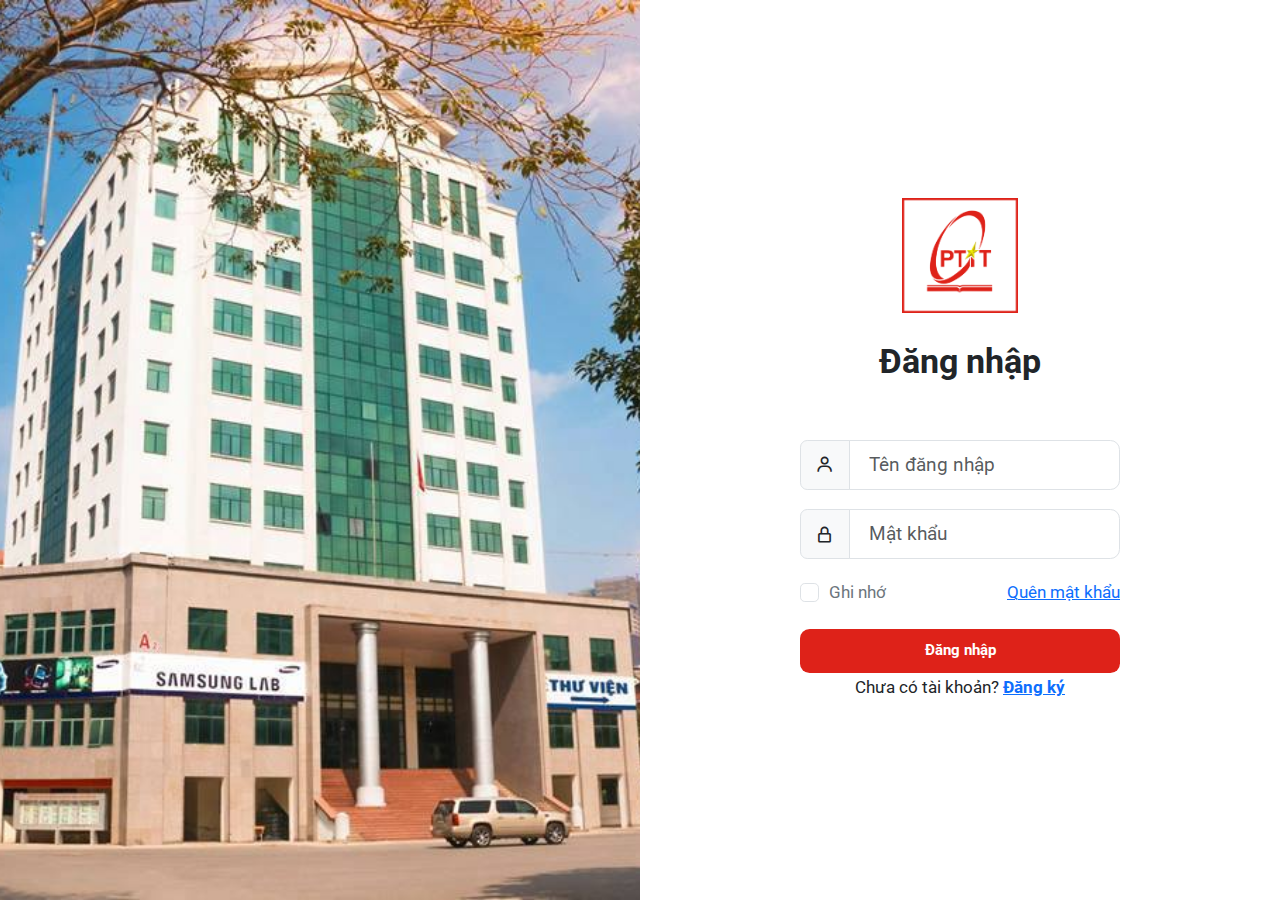
<file: index.html>
<!DOCTYPE html>
<html lang="en">

<head>
    <meta charset="UTF-8">
    <meta name="viewport" content="width=device-width, initial-scale=1.0">
    <meta name="viewport" content="width=device-width, initial-scale=1">
    <link href="https://cdn.jsdelivr.net/npm/bootstrap@5.3.3/dist/css/bootstrap.min.css" rel="stylesheet"
        integrity="sha384-QWTKZyjpPEjISv5WaRU9OFeRpok6YctnYmDr5pNlyT2bRjXh0JMhjY6hW+ALEwIH" crossorigin="anonymous">
    <title>Đăng nhập</title>
    <link rel="stylesheet" href="css/user_login.css">
    <link rel="preconnect" href="https://fonts.googleapis.com">
    <link rel="preconnect" href="https://fonts.gstatic.com" crossorigin>
    <link href='https://unpkg.com/boxicons@2.1.4/css/boxicons.min.css' rel='stylesheet'>
    <link rel="shortcut icon" type="image/png" href="img/logo_web_page.jpg">

    <link
        href="https://fonts.googleapis.com/css2?family=Bungee+Spice&family=Caprasimo&family=Great+Vibes&family=Inter:wght@600&family=Nunito+Sans:ital,opsz,wght@0,6..12,200..1000;1,6..12,200..1000&family=Pacifico&family=Quicksand&family=Zeyada&display=swap"
        rel="stylesheet">
</head>

<body id="user-login">
    <div class="row vh-100 g-0">
        <!-- Left side -->
        <div class="col-lg-6 position-relative d-none d-lg-block">

            <div class="bg-holder" style="background-image: url(img/side_background_image.jpg)" ;></div>
        </div>
        <!-- Left side -->

        <!-- Right side -->
        <div class="col-lg-6">
            <div class="row align-items-center justify-content-center h-100 g-0 px-4 px-sm-0">
                <div class="col col-sm-6 col-lg-7 col-xl-6">
                    <!--Logo-->
                    <a href="#" class="d-flex justify-content-center mb-4">
                        <img class="logo-img" src="img/logo_web_page.jpg" alt="">
                    </a>
                    <!-- Logo -->
                    <div class="text-center mb-5">
                        <h3 class="fw-bold">Đăng nhập</h3>
                    </div>
                    <!--Logo-->




                    <!--Form-->
                    <form>
                        <div class="input-group mb-3">
                            <span class="input-group-text">
                                <i class="bx bx-user"></i>
                            </span>
                            <input type="text" class="username-field form-control form-control-lg fs-6"
                                placeholder="Tên đăng nhập" value="" />
                        </div>
                        <div class="input-group mb-3">
                            <span class="input-group-text">
                                <i class="bx bx-lock-alt"></i>
                            </span>
                            <input type="password" class="password-field form-control form-control-lg fs-6"
                                placeholder="Mật khẩu" value="" />
                        </div>
                        <div class="input-group mb-3 d-flex justify-content-between">
                            <div class="form-check">
                                <input type="checkbox" class="form-check-input" id="formCheck">
                                <label for="formCheck" class="form-check-label text-secondary"><small>Ghi nhớ</small>
                                </label>
                            </div>
                            <div>
                                <small><a href="#">Quên mật khẩu</a></small>
                            </div>
                        </div>
                        <button type="button" class="btn btn-lg w-100" id="btn-login" onclick="checkLogin()">Đăng
                            nhập</button>
                    </form>
                    <!--Form-->
                    <div class="text-center">
                        <small>Chưa có tài khoản? <a href="page/user/user_register.html" class="fw-bold">Đăng
                                ký</a></small>
                    </div>
                </div>
            </div>
        </div>
        <!-- Right side -->
    </div>
    <script src="js/user_login.js"></script>
</body>

</html>
</file>
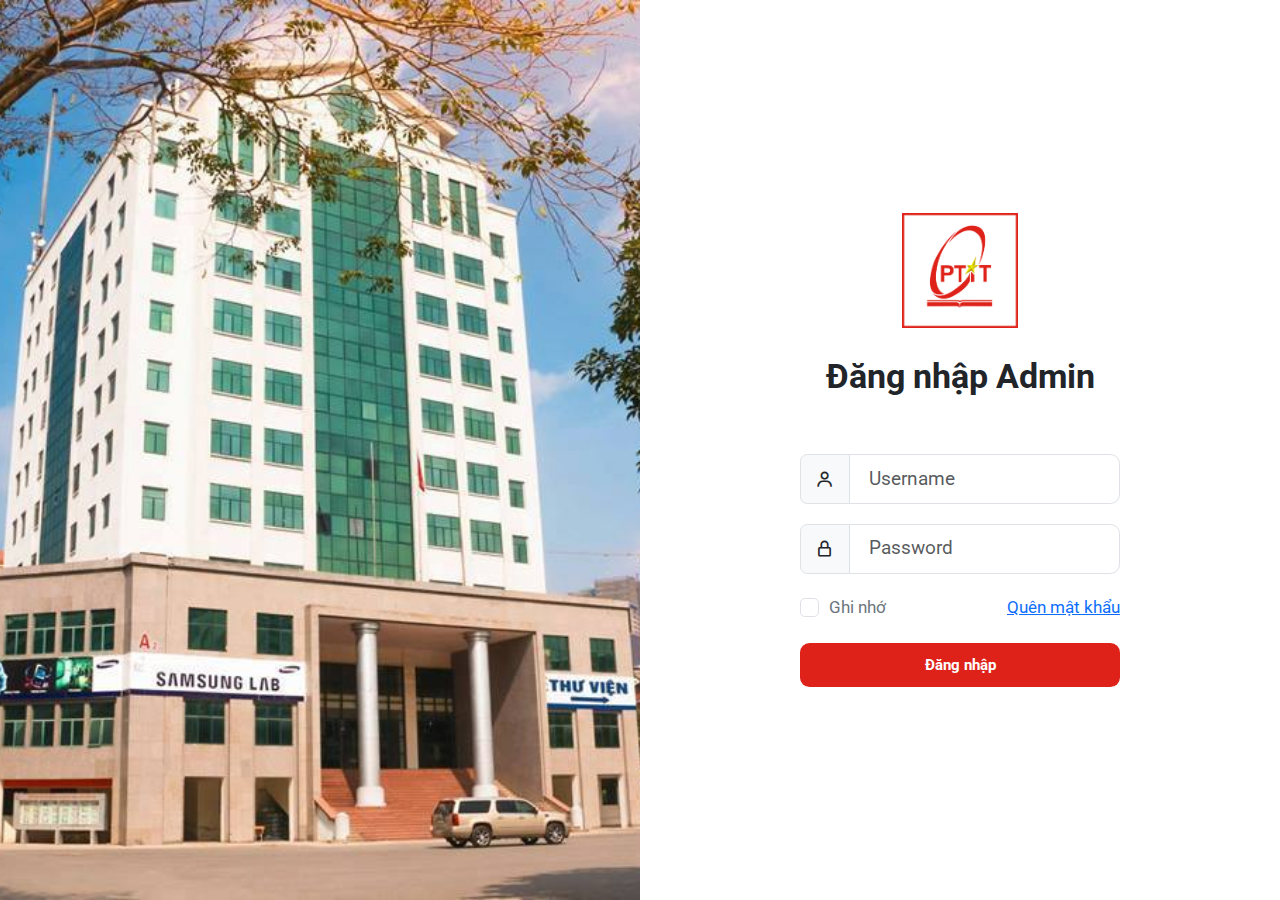
<file: page/admin/admin_login.html>
<!DOCTYPE html>
<html lang="en">

<head>
    <meta charset="UTF-8">
    <meta name="viewport" content="width=device-width, initial-scale=1.0">
    <meta name="viewport" content="width=device-width, initial-scale=1">
    <link href="https://cdn.jsdelivr.net/npm/bootstrap@5.3.3/dist/css/bootstrap.min.css" rel="stylesheet"
        integrity="sha384-QWTKZyjpPEjISv5WaRU9OFeRpok6YctnYmDr5pNlyT2bRjXh0JMhjY6hW+ALEwIH" crossorigin="anonymous">
    <title>Đăng nhập admin</title>
    <link rel="stylesheet" href="../../css/admin_login.css">
    <link rel="preconnect" href="https://fonts.googleapis.com">
    <link rel="preconnect" href="https://fonts.gstatic.com" crossorigin>
    <link rel="shortcut icon" type="image/png" href="../../img/logo_web_page.jpg">

    <link href='https://unpkg.com/boxicons@2.1.4/css/boxicons.min.css' rel='stylesheet'>
    <style>
        #loader {
            transition: all 0.3s ease-in-out;
            opacity: 1;
            visibility: visible;
            position: fixed;
            height: 100vh;
            width: 100%;
            background: #fff;
            z-index: 90000;
        }

        #loader.fadeOut {
            opacity: 0;
            visibility: hidden;
        }

        .spinner {
            width: 40px;
            height: 40px;
            position: absolute;
            top: calc(50% - 20px);
            left: calc(50% - 20px);
            background-color: #333;
            border-radius: 100%;
            -webkit-animation: sk-scaleout 1.0s infinite ease-in-out;
            animation: sk-scaleout 1.0s infinite ease-in-out;
        }

        @-webkit-keyframes sk-scaleout {
            0% {
                -webkit-transform: scale(0)
            }

            100% {
                -webkit-transform: scale(1.0);
                opacity: 0;
            }
        }

        @keyframes sk-scaleout {
            0% {
                -webkit-transform: scale(0);
                transform: scale(0);
            }

            100% {
                -webkit-transform: scale(1.0);
                transform: scale(1.0);
                opacity: 0;
            }
        }
    </style>
</head>

<body id="user-login">
    <div id='loader'>
        <div class="spinner"></div>
    </div>

    <script>
        window.addEventListener('load', function load() {
            const loader = document.getElementById('loader');
            setTimeout(function () {
                loader.classList.add('fadeOut');
            }, 300);
        });
    </script>
    <div class="row vh-100 g-0">
        <!-- Left side -->
        <div class="col-lg-6 position-relative d-none d-lg-block">
            <div class="bg-holder" style="background-image: url(../../img/side_background_image.jpg)" ;></div>
        </div>
        <!-- Left side -->

        <!-- Right side -->
        <div class="col-lg-6">
            <div class="row align-items-center justify-content-center h-100 g-0 px-4 px-sm-0">
                <div class="col col-sm-6 col-lg-7 col-xl-6">
                    <!--Logo-->
                    <a href="#" class="d-flex justify-content-center mb-4">
                        <img class="logo-img" src="../../img/logo_web_page.jpg" alt="">
                    </a>
                    <!-- Logo -->
                    <div class="text-center mb-5">
                        <h3 class="fw-bold">Đăng nhập Admin</h3>
                    </div>
                    <!--Logo-->


                    <!--Form-->
                    <form action="#">
                        <div class="input-group mb-3">
                            <span class="input-group-text">
                                <i class="bx bx-user"></i>
                            </span>
                            <input type="text" class="form-control form-control-lg fs-6" placeholder="Username">
                        </div>
                        <div class="input-group mb-3">
                            <span class="input-group-text">
                                <i class="bx bx-lock-alt"></i>
                            </span>
                            <input type="password" class="form-control form-control-lg fs-6" placeholder="Password">
                        </div>
                        <div class="input-group mb-3 d-flex justify-content-between">
                            <div class="form-check">
                                <input type="checkbox" class="form-check-input" id="formCheck">
                                <label for="formCheck" class="form-check-label text-secondary"><small>Ghi nhớ
                                    </small> </label>
                            </div>
                            <div>
                                <small><a href="#">Quên mật khẩu</a></small>
                            </div>
                        </div>
                        <button type="button" onclick="checkLogin()" class="btn btn-lg w-100" id="btn-login">Đăng
                            nhập</button>
                    </form>
                    <!--Form-->
                </div>
            </div>
        </div>
        <!-- Right side -->
    </div>
    <script src="../../js/admin_login.js"></script>
</body>

</html>
</file>
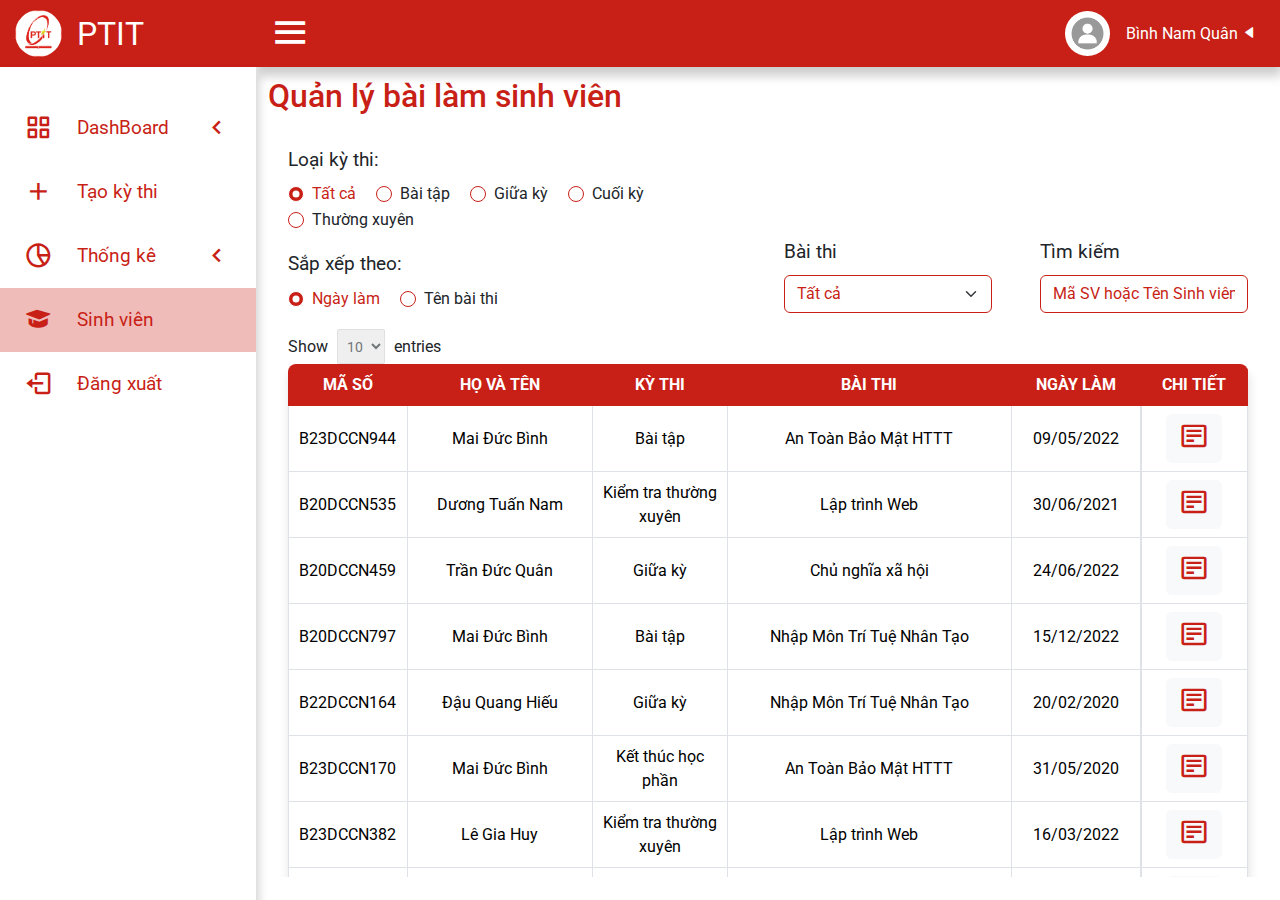
<file: page/admin/student_detail.html>
<!DOCTYPE html>
<html>

<head>
    <meta charset="utf-8">
    <meta name="viewport" content="width=device-width, initial-scale=1, shrink-to-fit=no">
    <title>Quản lý bài làm sinh viên</title>
    <link href='https://unpkg.com/boxicons@2.1.4/css/boxicons.min.css' rel='stylesheet'>
    <link rel="stylesheet" href="../../css/student_detail.css">
    <script src="//cdnjs.cloudflare.com/ajax/libs/jquery/2.1.3/jquery.min.js"></script>
    <!-- Font Awesome CSS -->
    <link rel='stylesheet' href='https://cdnjs.cloudflare.com/ajax/libs/font-awesome/4.6.3/css/font-awesome.min.css'>
    <link rel="shortcut icon" type="image/png" href="../../img/logo_web_page.jpg">

    <script src="https://cdn.jsdelivr.net/npm/bootstrap@5.3.3/dist/js/bootstrap.min.js"
        integrity="sha384-0pUGZvbkm6XF6gxjEnlmuGrJXVbNuzT9qBBavbLwCsOGabYfZo0T0to5eqruptLy"
        crossorigin="anonymous"></script>
    <link href="https://cdn.jsdelivr.net/npm/bootstrap@5.3.3/dist/css/bootstrap.min.css" rel="stylesheet"
        integrity="sha384-QWTKZyjpPEjISv5WaRU9OFeRpok6YctnYmDr5pNlyT2bRjXh0JMhjY6hW+ALEwIH" crossorigin="anonymous">
    <style>
        #loader {
            transition: all 0.3s ease-in-out;
            opacity: 1;
            visibility: visible;
            position: fixed;
            height: 100vh;
            width: 100%;
            background: #fff;
            z-index: 90000;
        }

        #loader.fadeOut {
            opacity: 0;
            visibility: hidden;
        }

        .spinner {
            width: 40px;
            height: 40px;
            position: absolute;
            top: calc(50% - 20px);
            left: calc(50% - 20px);
            background-color: #333;
            border-radius: 100%;
            -webkit-animation: sk-scaleout 1.0s infinite ease-in-out;
            animation: sk-scaleout 1.0s infinite ease-in-out;
        }

        @-webkit-keyframes sk-scaleout {
            0% {
                -webkit-transform: scale(0)
            }

            100% {
                -webkit-transform: scale(1.0);
                opacity: 0;
            }
        }

        @keyframes sk-scaleout {
            0% {
                -webkit-transform: scale(0);
                transform: scale(0);
            }

            100% {
                -webkit-transform: scale(1.0);
                transform: scale(1.0);
                opacity: 0;
            }
        }
    </style>
</head>

<body class="app">
    <!-- @TOC -->
    <!-- =================================================== -->
    <!--
      + @Page Loader
      + @App Content
          - #Left Sidebar
              > $Sidebar Header
              > $Sidebar Menu

          - #Main
              > $Topbar
              > $App Screen Content
    -->

    <!-- @Page Loader -->
    <!-- =================================================== -->
    <div id='loader'>
        <div class="spinner"></div>
    </div>

    <script>
        window.addEventListener('load', function load() {
            const loader = document.getElementById('loader');
            setTimeout(function () {
                loader.classList.add('fadeOut');
            }, 300);
        });
    </script>


    <!-- @App Content -->
    <!-- =================================================== -->
    <div>
        <!-- Admin -->
        <div class="sidebar">
            <div class="logo-details">
                <a class="logo-image" href="#">
                    <img src="../../img/logo_web_page.jpg">
                </a>
                <span class="logo-name">PTIT</span>
            </div>
            <ul class="nav-links">
                <li class="nav-link-item">
                    <div class="icon-box">
                        <a href="#">
                            <i class='bx bx-grid-alt'></i>
                            <span class="link-name">
                                DashBoard
                            </span>
                        </a>
                        <i class='bx bx-chevron-left arrow'></i>
                    </div>
                    <ul class="sub-menu">
                        <li><a class="link-name" href="#">DashBoard</a></li>
                        <li><a href="dashboard/exam_manager.html">Quản lý kỳ thi</a></li>
                        <li><a href="dashboard/student_manager.html">Quản lý người dùng</a></li>
                    </ul>
                </li>
                <li class="nav-link-item">
                    <div class="icon-box">
                        <a href="add_exam.html">
                            <i class='bx bx-plus'></i>
                            <span class="link-name">
                                Tạo kỳ thi
                            </span>
                        </a>
                        <div class="icon-box">
                            <ul class="sub-menu blank">
                                <li><a class="link-name" href="add_exam.html">Tạo kỳ thi</a></li>
                            </ul>
                </li>
                <li class="nav-link-item">
                    <div class="icon-box">
                        <a href="#">
                            <i class='bx bx-pie-chart-alt-2'></i>
                            <span class="link-name">Thống kê</span>
                        </a>
                        <i class='bx bx-chevron-left arrow'></i>
                    </div>
                    <ul class="sub-menu">
                        <li><a class="link-name" href="#">Thống kê</a></li>
                        <li><a href="statistic/statistic_exam_taking.html">Bài kiểm tra</a></li>
                        <li><a href="statistic/statistic_exam_point.html">Điểm số</a></li>
                    </ul>
                </li>
                <li class="nav-link-item inPage">
                    <div class="icon-box">
                        <a href="student_detail.html">
                            <i class='bx bxs-graduation'></i>
                            <span class="link-name">
                                Sinh viên
                            </span>
                        </a>
                        <div class="icon-box">
                            <ul class="sub-menu blank">
                                <li><a class="link-name" href="student_detail.html">Sinh viên</a></li>
                            </ul>
                </li>
                <li class="nav-link-item">
                    <div class="logout-section">
                        <a href="admin_login.html">
                            <i class='bx bx-log-out'></i>
                            <span class="link-name">
                                Đăng xuất
                            </span>
                        </a>
                    </div>
                </li>
            </ul>
        </div>
        <section class="main-section">
            <nav class="navbar navbar-expand-lg ">
                <div class="container-fluid">
                    <i class='navbar-brand bx bx-menu'></i>
                    <div class="navbar-profile">
                        <button class="navbar-toggler" type="button" data-bs-toggle="collapse"
                            data-bs-target="#navbarNavDropdown" aria-controls="navbarNavDarkDropdown"
                            aria-expanded="false" aria-label="Toggle navigation">
                            <span class="navbar-toggler-icon"></span>
                        </button>
                        <div class="collapse navbar-collapse" id="navbarNavDropdown">
                            <ul class="navbar-nav">
                                <li class="nav-item dropdown">
                                    <button class="btn navbar-userprofile" data-bs-toggle="dropdown"
                                        aria-expanded="false">
                                        <img class="navbar-userprofile-avatar" src="../../img/user_profile.jpg">
                                        <p class="navbar-userprofile-name">Bình Nam Quân</p>
                                        <i class='bx bxs-left-arrow arrow'></i>
                                    </button>
                                    <ul class="dropdown-menu dropdown-menu-end">
                                        <li><a class="dropdown-item" href="#">Thông tin</a></li>
                                        <li><a class="dropdown-item" href="#">Cài đặt</a></li>
                                    </ul>
                                </li>
                            </ul>
                        </div>
                    </div>
                </div>
            </nav>

            <!-- #Main ============================ -->
            <div class="page-container">

                <!-- ### $App Screen Content ### -->
                <main class='main-content bgc-grey-100'>
                    <div id="mainContent">
                        <div class="container-fluid">
                            <h2 class="c-grey-900 mT-10 mB-30" style="color: #c81f17;">Quản lý bài làm sinh viên</h2>
                            <div class="row">
                                <div class="col-md-12">
                                    <div class="bgc-white bd bdrs-3 p-20 mB-20">

                                        <!-- Table filter -->
                                        <div class="table-filter">
                                            <div class="table-filter-left">
                                                <div class="table-filter-item filter-exam-type mb-3">
                                                    <p class="table-filter-label form-label">Loại kỳ thi:</p>
                                                    <div class="form-check form-check-inline">
                                                        <input checked class="form-check-input" type="radio"
                                                            name="examType" id="allType" value="allType">
                                                        <label class="form-check-label" for="allType">Tất cả</label>
                                                    </div>
                                                    <div class="form-check form-check-inline">
                                                        <input class="form-check-input" type="radio" name="examType"
                                                            id="allTime" value="Bài tập">
                                                        <label class="form-check-label" for="Bài tập">Bài tập</label>
                                                    </div>
                                                    <div class="form-check form-check-inline">
                                                        <input class="form-check-input" type="radio" name="examType"
                                                            id="timeRestrict" value="Giữa kỳ">
                                                        <label class="form-check-label" for="Giữa kỳ">Giữa kỳ</label>
                                                    </div>
                                                    <div class="form-check form-check-inline">
                                                        <input class="form-check-input" type="radio" name="examType"
                                                            id="timeRestrict" value="Kết thúc học phần">
                                                        <label class="form-check-label" for="Kết thúc học phần">Cuối
                                                            kỳ</label>
                                                    </div>
                                                    <div class="form-check form-check-inline">
                                                        <input class="form-check-input" type="radio" name="examType"
                                                            id="timeRestrict" value="Kiểm tra thường xuyên">
                                                        <label class="form-check-label"
                                                            for="Kiểm tra thường xuyên">Thường xuyên</label>
                                                    </div>
                                                </div>
                                                <div class="table-filter-item filter-order-by mb-3">
                                                    <p class="table-filter-label form-label">Sắp xếp theo:</p>
                                                    <div class="form-check form-check-inline">
                                                        <input checked class="form-check-input" type="radio"
                                                            name="orderBy" id="addDay" value="0">
                                                        <label class="form-check-label" for="addDay">Ngày làm</label>
                                                    </div>
                                                    <div class="form-check form-check-inline">
                                                        <input class="form-check-input" type="radio" name="orderBy"
                                                            id="examName" value="1">
                                                        <label class="form-check-label" for="examName">Tên bài
                                                            thi</label>
                                                    </div>
                                                </div>
                                            </div>
                                            <div class="table-filter-right">
                                                <div class="table-filter-item filter-exam-subject mb-3">
                                                    <label for="selectExamSubject"
                                                        class="table-filter-label form-label">Bài
                                                        thi</label>
                                                    <select class="form-select" id="selectExamSubject"
                                                        aria-label="select exam subject">
                                                        <option value="allSubject" selected>Tất cả</option>
                                                        <option value="An Toàn Bảo Mật HTTT">An Toàn Bảo Mật HTTT
                                                        </option>
                                                        <option value="Lập trình Web">Lập trình Web</option>
                                                        <option value="Chủ nghĩa xã hội">Chủ nghĩa xã hội</option>
                                                        <option value="Nhập môn công nghệ phần mềm">Nhập môn công nghệ
                                                            phần mềm</option>
                                                        <option value="Nhập môn trí tuệ nhân tạo">Nhập môn trí tuệ nhân
                                                            tạo</option>
                                                        <option value="Cơ sở dữ liệu phân tán">Cơ sở dữ liệu phân tán
                                                        </option>
                                                    </select>
                                                </div>

                                            </div>
                                            <div class="table-filter-right">
                                                <div id="dataTable_filter" class="dataTables_filter">
                                                    <label for="selectExamSubject"
                                                        class="table-filter-label form-label">Tìm
                                                        kiếm</label>
                                                    <span class="counter pull-right"></span>
                                                    <input type="text" class="search form-control mb-3"
                                                        placeholder="Mã SV hoặc Tên Sinh viên">
                                                </div>
                                            </div>


                                        </div>
                                        <div id="dataTable_wrapper" class="dataTables_wrapper">
                                            <div class="dataTables_length" id="dataTable_length">
                                                <label>Show
                                                    <select name="dataTable_length" aria-controls="dataTable"
                                                        class="table-length" id="tb_length">
                                                        <option value="10" selected="selected">10</option>
                                                        <option value="20">20</option>
                                                        <option value="30">30</option>
                                                        <option value="50">50</option>
                                                    </select> entries
                                                </label>
                                            </div>
                                            <table id="dataTable" class="table table-bordered dataTable results"
                                                cellspacing="0" width="100%" role="grid"
                                                aria-describedby="dataTable_info" style="width: 100%;">
                                                <thead>
                                                    <tr role="row">
                                                        <th class="sorting" tabindex="0" aria-controls="dataTable"
                                                            rowspan="1" colspan="1"
                                                            aria-label="Age: activate to sort column ascending"
                                                            style="width: 62.6667px;background-color: #c81f17; color: #fff;">
                                                            Mã số</th>
                                                        <th class="sorting" tabindex="0" aria-controls="dataTable"
                                                            rowspan="1" colspan="1"
                                                            aria-label="Name: activate to sort column ascending"
                                                            style="width: 178.667px; background-color: #c81f17; color: #fff;">
                                                            Họ và tên</th>
                                                        <th class="sorting" tabindex="0" aria-controls="dataTable"
                                                            rowspan="1" colspan="1"
                                                            aria-label="Office: activate to sort column ascending"
                                                            style="width: 129.667px;background-color: #c81f17; color: #fff;">
                                                            Kỳ thi</th>
                                                        <th class="sorting_desc" tabindex="0" aria-controls="dataTable"
                                                            rowspan="1" colspan="1"
                                                            aria-label="Position: activate to sort column ascending"
                                                            style="width: 272.667px;background-color: #c81f17; color: #fff;"
                                                            aria-sort="descending">Bài thi</th>


                                                        <th class="sorting" tabindex="0" aria-controls="dataTable"
                                                            rowspan="1" colspan="1"
                                                            aria-label="Start date: activate to sort column ascending"
                                                            style="width: 124.667px;background-color: #c81f17; color: #fff;">
                                                            Ngày làm</th>
                                                        <th class="sorting" tabindex="0" aria-controls="dataTable"
                                                            rowspan="1" colspan="1"
                                                            aria-label="Salary: activate to sort column ascending"
                                                            style="width: 102.667px;background-color: #c81f17; color: #fff;">
                                                            Chi tiết</th>
                                                    </tr>
                                                    <tr class="warning no-result">
                                                        <td colspan="7"><i class="fa fa-warning"></i> No result</td>
                                                    </tr>
                                                </thead>
                                                <tfoot>
                                                    <tr>
                                                        <th rowspan="1" colspan="1">Mã số</th>
                                                        <th rowspan="1" colspan="1">Họ và tên</th>
                                                        <th rowspan="1" colspan="1">Kỳ thi</th>
                                                        <th rowspan="1" colspan="1">Bài thi</th>
                                                        <th rowspan="1" colspan="1">Ngày làm</th>
                                                        <th rowspan="1" colspan="1">Chi tiết</th>
                                                    </tr>
                                                </tfoot>
                                                <tbody class="table-body">

                                                </tbody>
                                            </table>
                                            <div class="dataTables_info" id="dataTable_info" role="status"
                                                aria-live="polite">Showing 1 to 25 of 57 entries</div>
                                            <div class="dataTables_paginate paging_simple_numbers"
                                                id="dataTable_paginate">
                                                <a class="paginate_button previous disabled" aria-controls="dataTable"
                                                    data-dt-idx="0" tabindex="0" id="dataTable_previous">Previous
                                                </a>
                                                <span class="page-nav">

                                                </span>
                                                <a class="paginate_button next" aria-controls="dataTable"
                                                    data-dt-idx="4" tabindex="0" id="dataTable_next">Next
                                                </a>
                                            </div>

                                        </div>
                                    </div>
                                </div>
                            </div>
                        </div>

                        <div class="modal fade" id="exampleModal" tabindex="-1" aria-labelledby="exampleModalLabel"
                            aria-hidden="true" data-bs-backdrop="static" data-bs-keyboard="false">
                            <div class="modal-dialog modal-dialog-centered modal-dialog-scrollable">
                                <div class="modal-content">
                                    <div class="modal-header">
                                        <h5 class="modal-title" id="staticBackdropLabel" style="color: #c81f17;">Chi
                                            tiết bài làm</h5>
                                        <button type="button" class="btn-close btn-dismiss" data-bs-dismiss="modal"
                                            aria-label="Close"></button>
                                    </div>
                                    <div class="modal-body">
                                        <div class="detail-table">
                                            <table class="tb-root table-hover table-striped results">
                                                <thead class="tb-header">
                                                    <tr class="header-row">
                                                        <th class="header-cell" scope="col" colspan="1">
                                                            <p class="wbbw header-content"></p>
                                                        </th>
                                                        <th class="header-cell" scope="col" colspan="1">
                                                            <p class="header-content"
                                                                style="color: white; font-weight: bold;">Câu</p>
                                                        </th>
                                                        <th class="header-cell" scope="col" colspan="3">
                                                            <p class="header-content"
                                                                style="color: white; font-weight: bold;">Chọn</p>
                                                        </th>
                                                        <th class="header-cell" scope="col" colspan="3">
                                                            <p class="header-content"
                                                                style="color: white; font-weight: bold;">Đáp án đúng</p>
                                                        </th>
                                                        <th class="header-cell" scope="col" colspan="2">
                                                            <p class="header-content"
                                                                style="color: white; font-weight: bold;">Điểm</p>
                                                        </th>
                                                    </tr>
                                                    <tr class="warning no-result">
                                                        <td colspan="7"><i class="fa fa-warning"></i> No result</td>
                                                    </tr>
                                                </thead>

                                                <tbody class="tb-body">
                                                </tbody>
                                            </table>
                                        </div>
                                    </div>
                                    <div class="modal-footer">
                                        <button type="button" class="btn btn-secondary"
                                            data-bs-dismiss="modal">Close</button>
                                        <button type="button" class="btn btn-primary" data-bs-dismiss="modal"
                                            style="background-color: #c81f17;">Understood</button>
                                    </div>
                                </div>
                            </div>
                        </div>
                </main>
            </div>
    </div>

    <script src="https://cdn.jsdelivr.net/npm/@popperjs/core@2.11.6/dist/umd/popper.min.js"></script>
    <script src="https://cdn.jsdelivr.net/npm/bootstrap@5.3.0-alpha1/dist/js/bootstrap.min.js"></script>
    <script src="../../js/student_detail.js"></script>
</body>

</html>
</file>
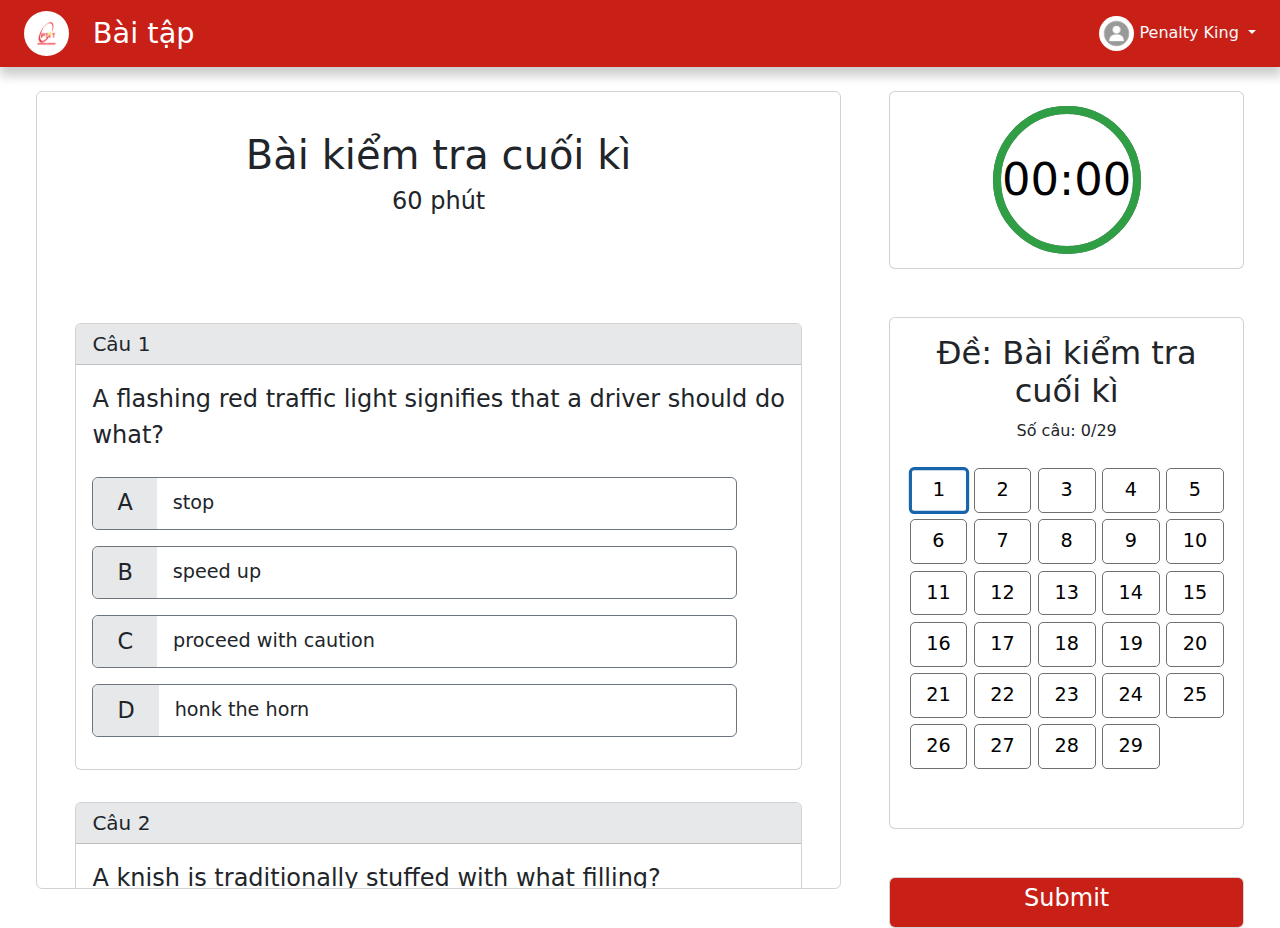
<file: page/user/exam_taking.html>
<!DOCTYPE html>
<html lang="en">

<head>
    <meta charset="UTF-8">
    <meta name="viewport" content="width=device-width, initial-scale=1.0">
    <link rel="stylesheet" href="../../css/exam_taking.css" />
    <link href="https://cdn.jsdelivr.net/npm/bootstrap@5.3.3/dist/css/bootstrap.min.css" rel="stylesheet"
        integrity="sha384-QWTKZyjpPEjISv5WaRU9OFeRpok6YctnYmDr5pNlyT2bRjXh0JMhjY6hW+ALEwIH" crossorigin="anonymous">
    <script src="https://cdn.jsdelivr.net/npm/bootstrap@5.3.3/dist/js/bootstrap.bundle.min.js"
        integrity="sha384-YvpcrYf0tY3lHB60NNkmXc5s9fDVZLESaAA55NDzOxhy9GkcIdslK1eN7N6jIeHz"
        crossorigin="anonymous"></script>
    <link rel="shortcut icon" type="image/png" href="../../img/logo_web_page.jpg">

    <script src="https://ajax.googleapis.com/ajax/libs/jquery/3.6.0/jquery.min.js"></script>
    <title>Bài kiểm tra</title>
    <style>
        #loader {
            transition: all 0.3s ease-in-out;
            opacity: 1;
            visibility: visible;
            position: fixed;
            height: 100vh;
            width: 100%;
            background: #fff;
            z-index: 90000;
        }

        #loader.fadeOut {
            opacity: 0;
            visibility: hidden;
        }

        .spinner {
            width: 40px;
            height: 40px;
            position: absolute;
            top: calc(50% - 20px);
            left: calc(50% - 20px);
            background-color: #333;
            border-radius: 100%;
            -webkit-animation: sk-scaleout 1.0s infinite ease-in-out;
            animation: sk-scaleout 1.0s infinite ease-in-out;
        }

        @-webkit-keyframes sk-scaleout {
            0% {
                -webkit-transform: scale(0)
            }

            100% {
                -webkit-transform: scale(1.0);
                opacity: 0;
            }
        }

        @keyframes sk-scaleout {
            0% {
                -webkit-transform: scale(0);
                transform: scale(0);
            }

            100% {
                -webkit-transform: scale(1.0);
                transform: scale(1.0);
                opacity: 0;
            }
        }
    </style>
</head>

<body>
    <div id='loader'>
        <div class="spinner"></div>
    </div>

    <script>
        window.addEventListener('load', function load() {
            const loader = document.getElementById('loader');
            setTimeout(function () {
                loader.classList.add('fadeOut');
            }, 300);
        });
    </script>
    <section class="main-section">
        <nav class="navbar navbar-expand-lg ">
            <div class="container-fluid px-4">
                <a class="navbar-brand" href="user_home.html">
                    <img src="../../img/logo_page.jpg" alt="Your Logo">
                </a>
                <!-- Mobile Toggle Button -->
                <button class="navbar-toggler" type="button" data-bs-toggle="collapse"
                    data-bs-target="#navbarMobileToggle" aria-controls="navbarMobileToggle" aria-expanded="false"
                    aria-label="Toggle navigation">
                    <span class="navbar-toggler-icon"></span>
                </button>
                <div class="collapse navbar-collapse" id="navbarMobileToggle">
                    <ul class="navbar-nav me-auto mb-2 mb-lg-0">
                        <li class="nav-item inPage">
                            <a class="nav-link" aria-current="page" href="#">Bài tập</a>
                        </li>
                    </ul>

                    <!-- Right Side -->
                    <div class="btn-group float-end">
                        <a href="#" class=" dropdown-toggle text-decoration-none text-light" data-bs-toggle="dropdown">
                            <i class="bi bi-person-circle"></i>
                            <img src="../../img/user_profile.jpg" alt="Your Avatar" class="rounded-circle" height="35"
                                width="35">
                            <span>Penalty King</span>
                        </a>
                        <ul class="dropdown-menu dropdown-menu-end">
                            <li class="user-class-profile"><a href="#" class="dropdown-item"><i
                                        class="bi bi-lock-fill"></i> B21DCDT174</a></li>
                            <hr class="dropdown-divider">
                            <li><a href="#" class="dropdown-item"><i class="bi bi-lock-fill"></i> Hồ sơ</a></li>
                            <li><a href="#" class="dropdown-item"><i class="bi bi-lock-fill"></i> Lớp học</a></li>
                            <hr class="dropdown-divider">
                            <li><a href="../../index.html" class="dropdown-item"><i class="bi bi-box-arrow-right"></i>
                                    Đăng xuất</a>
                            </li>
                        </ul>
                    </div>
                </div>
            </div>
        </nav>
        <!-- Navbar -->
        <div class="mx-5">
            <div class="row mt-4 gap-5">
                <div class="col-8 exam-content">
                    <!-- <div class="exam-header text-center">
                    <h2 class="exam-title">Test 1</h2>
                    <h6 class="exam-time">60 minutes</h6>
                </div>
                <div  id="list-item-1" class="question-card card">
                    <h5 class="card-header">Question 1</h5>
                    <div class="card-body">
                      <p class="card-text fs-4">What is the largest</p>
                      <ul class="d-flex flex-column mt-4 ps-0 pe-5 gap-3">
                        <li class="answer-card card border-secondary">
                            <div class="answer-option d-flex align-items-center">
                                <div class="answer-card-head rounded-start align-self-stretch d-flex align-items-center px-4">A</div>
                                <div class="answer-card-body ms-3 d-flex flex-shrink-1">
                                    <p class="card-text">Some quick example text to build on the card title and make up the bulk of the card's content.</p>
                                </div>
                            </div>
                        </li>
                        <li class="answer-card card border-secondary">
                            <div class="answer-option d-flex align-items-center">
                                <div class="answer-card-head rounded-start align-self-stretch d-flex align-items-center px-4">B</div>
                                <div class="answer-card-body ms-3 d-flex flex-shrink-1">
                                    <p class="card-text">Some quick example text to build on the card title and make up the bulk of the card's content.</p>
                                </div>
                            </div>
                        </li>
                        <li class="answer-card card border-secondary">
                            <div class="answer-option d-flex align-items-center">
                                <div class="answer-card-head rounded-start align-self-stretch d-flex align-items-center px-4">C</div>
                                <div class="answer-card-body ms-3 d-flex flex-shrink-1">
                                    <p class="card-text">Some quick example text to build on the card title and make up the bulk of the card's content.</p>
                                </div>
                            </div>
                        </li>
                        <li class="answer-card card border-secondary">
                            <div class="answer-option d-flex align-items-center">
                                <div class="answer-card-head rounded-start align-self-stretch d-flex align-items-center px-4">D</div>
                                <div class="answer-card-body ms-3 d-flex flex-shrink-1">
                                    <p class="card-text">Some quick example text to build on the card title and make up the bulk of the card's content.</p>
                                </div>
                            </div>
                        </li>
                       
                    </ul>
                    
                    </div>
                </div>
               
                <div class="exam-footer text-center">
                    <h4>End of test !</h4>
                    <p class="exam-notice">Please check your answer</p>
                </div> -->
                </div>
                <div class="col right-side px-0">
                    <div class="d-flex flex-column gap-5">
                        <div id="time" class="card card-countdown">
                            <div class="circle">
                                <div class="dot"></div>
                                <svg>
                                    <circle cx="70" cy="70" r="70"></circle>
                                    <circle cx="70" cy="70" r="70" id="rr"></circle>
                                </svg>
                                <div id="remain">00:00</div>
                            </div>
                        </div>
                        <div class="card table-question-card">
                            <!-- <div class="card-body">
                            <h2 class="card-title text-center">Câu trả lời</h2>
                            <p class="card-text text-center">Questions 4/5</p>
                            <div class="table-question">
                                <a class="active table-question-item" href="#list-item-1">1</a>
                                <a class="table-question-item" href="#list-item-2">2</a>
                                <a class="table-question-item" href="#list-item-3">3</a>
                                <a class="table-question-item" href="#list-item-4">4</a>
                                <a class="table-question-item" href="#list-item-5">5</a>
                                <a class="table-question-item" href="#list-item-6">6</a>
                                <a class="table-question-item" href="#list-item-7">7</a>
                            </div>
                        </div> -->
                        </div>

                        <div id="submit-btn" class="submit-card card align-self-center text-center">
                            <div class="w-100 submit-btn">
                                <h4>
                                    Submit
                                </h4>
                            </div>
                        </div>
                    </div>
                </div>
            </div>
        </div>
    </section>
    <script src="../../js/exam_taking.js"></script>
</body>

</html>
</file>
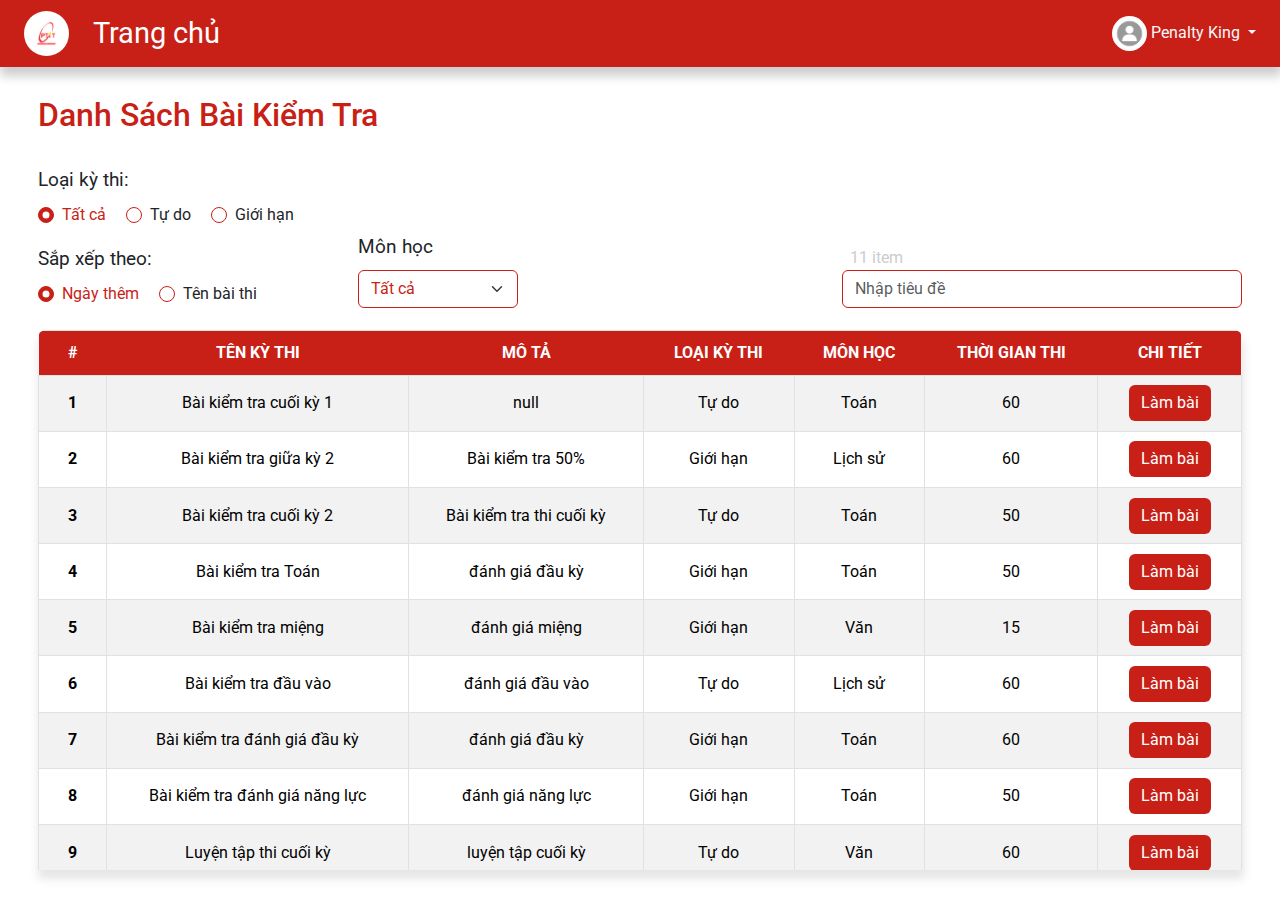
<file: page/user/user_home.html>
<!DOCTYPE html>
<html lang="en">

<head>
    <meta charset="UTF-8">
    <meta name="viewport" content="width=device-width, initial-scale=1.0">
    <link href="https://cdn.jsdelivr.net/npm/bootstrap@5.3.3/dist/css/bootstrap.min.css" rel="stylesheet"
        integrity="sha384-QWTKZyjpPEjISv5WaRU9OFeRpok6YctnYmDr5pNlyT2bRjXh0JMhjY6hW+ALEwIH" crossorigin="anonymous">
    <script src="https://cdn.jsdelivr.net/npm/bootstrap@5.3.3/dist/js/bootstrap.bundle.min.js"
        integrity="sha384-YvpcrYf0tY3lHB60NNkmXc5s9fDVZLESaAA55NDzOxhy9GkcIdslK1eN7N6jIeHz"
        crossorigin="anonymous"></script>
    <script src="//cdnjs.cloudflare.com/ajax/libs/jquery/2.1.3/jquery.min.js"></script>
    <link href='https://unpkg.com/boxicons@2.1.4/css/boxicons.min.css' rel='stylesheet'>
    <link rel="stylesheet" href="../../css/user_home.css" />
    <link rel="shortcut icon" type="image/png" href="../../img/logo_web_page.jpg">
    <title>Trang chủ</title>
    <style>
        #loader {
            transition: all 0.3s ease-in-out;
            opacity: 1;
            visibility: visible;
            position: fixed;
            height: 100vh;
            width: 100%;
            background: #fff;
            z-index: 90000;
        }

        #loader.fadeOut {
            opacity: 0;
            visibility: hidden;
        }

        .spinner {
            width: 40px;
            height: 40px;
            position: absolute;
            top: calc(50% - 20px);
            left: calc(50% - 20px);
            background-color: #333;
            border-radius: 100%;
            -webkit-animation: sk-scaleout 1.0s infinite ease-in-out;
            animation: sk-scaleout 1.0s infinite ease-in-out;
        }

        @-webkit-keyframes sk-scaleout {
            0% {
                -webkit-transform: scale(0)
            }

            100% {
                -webkit-transform: scale(1.0);
                opacity: 0;
            }
        }

        @keyframes sk-scaleout {
            0% {
                -webkit-transform: scale(0);
                transform: scale(0);
            }

            100% {
                -webkit-transform: scale(1.0);
                transform: scale(1.0);
                opacity: 0;
            }
        }
    </style>
</head>

<body>
    <div id='loader'>
        <div class="spinner"></div>
    </div>

    <script>
        window.addEventListener('load', function load() {
            const loader = document.getElementById('loader');
            setTimeout(function () {
                loader.classList.add('fadeOut');
            }, 300);
        });
    </script>
    <section class="main-section">
        <nav class="navbar navbar-expand-lg ">
            <div class="container-fluid px-4">
                <a class="navbar-brand" href="user_home.html">
                    <img src="../../img/logo_page.jpg" alt="Your Logo">
                </a>
                <!-- Mobile Toggle Button -->
                <button class="navbar-toggler" type="button" data-bs-toggle="collapse"
                    data-bs-target="#navbarMobileToggle" aria-controls="navbarMobileToggle" aria-expanded="false"
                    aria-label="Toggle navigation">
                    <span class="navbar-toggler-icon"></span>
                </button>
                <div class="collapse navbar-collapse" id="navbarMobileToggle">
                    <ul class="navbar-nav me-auto mb-2 mb-lg-0">
                        <li class="nav-item inPage">
                            <a class="nav-link active" aria-current="page" href="#">Trang chủ</a>
                        </li>
                    </ul>

                    <!-- Right Side -->
                    <div class="btn-group float-end">
                        <a href="#" class=" dropdown-toggle text-decoration-none text-light" data-bs-toggle="dropdown">
                            <i class="bi bi-person-circle"></i>
                            <img src="../../img/user_profile.jpg" alt="Your Avatar" class="rounded-circle" height="35"
                                width="35">
                            <span>Penalty King</span>
                        </a>
                        <ul class="dropdown-menu dropdown-menu-end">
                            <li class="user-class-profile"><a href="#" class="dropdown-item"><i
                                        class="bi bi-lock-fill"></i> B21DCDT174</a></li>
                            <hr class="dropdown-divider">
                            <li><a href="#" class="dropdown-item"><i class="bi bi-lock-fill"></i> Hồ sơ</a></li>
                            <li><a href="#" class="dropdown-item"><i class="bi bi-lock-fill"></i> Lớp học</a></li>
                            <hr class="dropdown-divider">
                            <li><a href="../../index.html" class="dropdown-item"><i class="bi bi-box-arrow-right"></i>
                                    Đăng xuất</a>
                            </li>
                        </ul>
                    </div>
                </div>
            </div>
        </nav>
        <div class="main-content">
            <!-- Đặt Nội Dung trang tại đây -->
            <h2 class="main-content-head">Danh Sách Bài Kiểm Tra</h2>
            <div class="main-content-body">
                <div class="table-head">
                    <div class="form-group pull-right">
                        <div class="table-filter">
                            <div class="table-filter-left">
                                <div class="table-filter-item filter-exam-type mb-3">
                                    <p class="table-filter-label form-label">Loại kỳ thi:</p>
                                    <div class="form-check form-check-inline">
                                        <input checked class="form-check-input" type="radio" name="examType"
                                            id="allType" value="allType">
                                        <label class="form-check-label" for="allType">Tất cả</label>
                                    </div>
                                    <div class="form-check form-check-inline">
                                        <input class="form-check-input" type="radio" name="examType" id="allTime"
                                            value="Tự do">
                                        <label class="form-check-label" for="allTime">Tự do</label>
                                    </div>
                                    <div class="form-check form-check-inline">
                                        <input class="form-check-input" type="radio" name="examType" id="timeRestrict"
                                            value="Giới hạn">
                                        <label class="form-check-label" for="timeRestrict">Giới hạn</label>
                                    </div>
                                </div>
                                <div class="table-filter-item filter-order-by mb-3">
                                    <p class="table-filter-label form-label">Sắp xếp theo:</p>
                                    <div class="form-check form-check-inline">
                                        <input checked class="form-check-input" type="radio" name="orderBy" id="addDay"
                                            value="0">
                                        <label class="form-check-label" for="addDay">Ngày thêm</label>
                                    </div>
                                    <div class="form-check form-check-inline">
                                        <input class="form-check-input" type="radio" name="orderBy" id="examName"
                                            value="1">
                                        <label class="form-check-label" for="examName">Tên bài thi</label>
                                    </div>
                                </div>
                            </div>
                            <div class="table-filter-right">
                                <div class="table-filter-item filter-exam-subject mb-3">
                                    <label for="selectExamSubject" class="table-filter-label form-label">Môn
                                        học</label>
                                    <select class="form-select" id="selectExamSubject" aria-label="select exam subject">
                                        <option value="allSubject" selected>Tất cả</option>
                                        <option value="Toán">Toán</option>
                                        <option value="Văn">Văn</option>
                                        <option value="Lịch sử">Lịch sử</option>
                                        <option value="Anh">Anh</option>
                                    </select>
                                </div>
                            </div>
                        </div>
                        <div class="table-search-bar">
                            <span class="counter pull-right"></span>
                            <input type="text" class="search form-control mb-3" placeholder="Nhập tiêu đề">
                        </div>
                    </div>
                </div>
                <div class="table-body">
                    <table class="table table-striped table-bordered results">
                        <thead>
                            <tr class="text-center">
                                <th>#</th>
                                <th class="col">Tên kỳ thi</th>
                                <th class="col">Mô tả</th>
                                <th class="col">Loại kỳ thi</th>
                                <th class="col">Môn học</th>
                                <th class="col">Thời gian thi</th>
                                <th class="col">Chi tiết</th>
                            </tr>
                            <tr class="warning no-result">
                                <td colspan="7"><i class="fa fa-warning"></i> No result</td>
                            </tr>
                        </thead>
                        <tbody class="table-exam-manager text-center">
                            <tr>
                                <th scope="row">1</th>
                                <td>Bài kiểm tra cuối kì 1</td>
                                <td>Môn toán, cuối kì 1</td>
                                <td>Tự do</td>
                                <td>Toán</td>
                                <td>60</td>
                                <td>
                                    <button type="button" class="btn btn-primary" data-bs-toggle="modal"
                                        data-bs-target="#staticBackdrop1">
                                        Xem bài
                                    </button>
                                </td>
                            </tr>
                            <tr>
                                <th scope="row">2</th>
                                <td>Bài kiểm tra cuối kì 1</td>
                                <td>Môn toán, cuối kì 1</td>
                                <td>Tự do</td>
                                <td>Toán</td>
                                <td>60</td>
                                <td>
                                    <button type="button" class="btn btn-primary" data-bs-toggle="modal"
                                        data-bs-target="#staticBackdrop2">
                                        Xem bài
                                    </button>
                                </td>
                            </tr>
                            <tr>
                                <th scope="row">3</th>
                                <td>Bài kiểm tra cuối kì 1</td>
                                <td>Môn toán, cuối kì 1</td>
                                <td>Tự do</td>
                                <td>Toán</td>
                                <td>60</td>
                                <td><button type="button" class="btn btn-primary" data-bs-toggle="modal"
                                        data-bs-target="#staticBackdrop3">
                                        Xem bài
                                    </button></td>
                            </tr>
                            <tr>
                                <th scope="row">4</th>
                                <td>Bài kiểm tra cuối kì 2</td>
                                <td>Môn toán, cuối kì 1</td>
                                <td>Tự do</td>
                                <td>Toán</td>
                                <td>60</td>
                                <td><button type="button" class="btn btn-primary exam-view-btn" data-bs-toggle="modal"
                                        data-bs-target="#staticBackdrop4">
                                        Xem bài
                                    </button></td>
                            </tr>
                            <tr>
                                <th scope="row">4</th>
                                <td>Bài kiểm tra cuối kì 2</td>
                                <td>Môn toán, cuối kì 1</td>
                                <td>Tự do</td>
                                <td>Toán</td>
                                <td>60</td>
                                <td><button type="button" class="btn btn-primary exam-view-btn" data-bs-toggle="modal"
                                        data-bs-target="#staticBackdrop4">
                                        Xem bài
                                    </button></td>
                            </tr>
                            <tr>
                                <th scope="row">4</th>
                                <td>Bài kiểm tra cuối kì 2</td>
                                <td>Môn toán, cuối kì 1</td>
                                <td>Tự do</td>
                                <td>Toán</td>
                                <td>60</td>
                                <td><button type="button" class="btn btn-primary exam-view-btn" data-bs-toggle="modal"
                                        data-bs-target="#staticBackdrop4">
                                        Xem bài
                                    </button></td>
                            </tr>
                            <tr>
                                <th scope="row">4</th>
                                <td>Bài kiểm tra cuối kì 2</td>
                                <td>Môn toán, cuối kì 1</td>
                                <td>Tự do</td>
                                <td>Toán</td>
                                <td>60</td>
                                <td><button type="button" class="btn btn-primary exam-view-btn" data-bs-toggle="modal"
                                        data-bs-target="#staticBackdrop4">
                                        Xem bài
                                    </button></td>
                            </tr>
                            <tr>
                                <th scope="row">4</th>
                                <td>Bài kiểm tra cuối kì 2</td>
                                <td>Môn toán, cuối kì 1</td>
                                <td>Tự do</td>
                                <td>Toán</td>
                                <td>60</td>
                                <td><button type="button" class="btn btn-primary exam-view-btn" data-bs-toggle="modal"
                                        data-bs-target="#staticBackdrop4">
                                        Xem bài
                                    </button></td>
                            </tr>
                            <tr>
                                <th scope="row">4</th>
                                <td>Bài kiểm tra cuối kì 2</td>
                                <td>Môn toán, cuối kì 1</td>
                                <td>Tự do</td>
                                <td>Toán</td>
                                <td>60</td>
                                <td><button type="button" class="btn btn-primary exam-view-btn" data-bs-toggle="modal"
                                        data-bs-target="#staticBackdrop4">
                                        Xem bài
                                    </button></td>
                            </tr>
                            <tr>
                                <th scope="row">4</th>
                                <td>Bài kiểm tra cuối kì 2</td>
                                <td>Môn toán, cuối kì 1</td>
                                <td>Tự do</td>
                                <td>Toán</td>
                                <td>60</td>
                                <td><button type="button" class="btn btn-primary exam-view-btn" data-bs-toggle="modal"
                                        data-bs-target="#staticBackdrop4">
                                        Xem bài
                                    </button></td>
                            </tr>
                            <tr>
                                <th scope="row">4</th>
                                <td>Bài kiểm tra cuối kì 2</td>
                                <td>Môn toán, cuối kì 1</td>
                                <td>Tự do</td>
                                <td>Toán</td>
                                <td>60</td>
                                <td><button type="button" class="btn btn-primary exam-view-btn" data-bs-toggle="modal"
                                        data-bs-target="#staticBackdrop4">
                                        Xem bài
                                    </button></td>
                            </tr>
                        </tbody>
                    </table>
                </div>
            </div>
        </div>
    </section>

    <script src="../../js/user_home.js"></script>
</body>

</html>
</file>
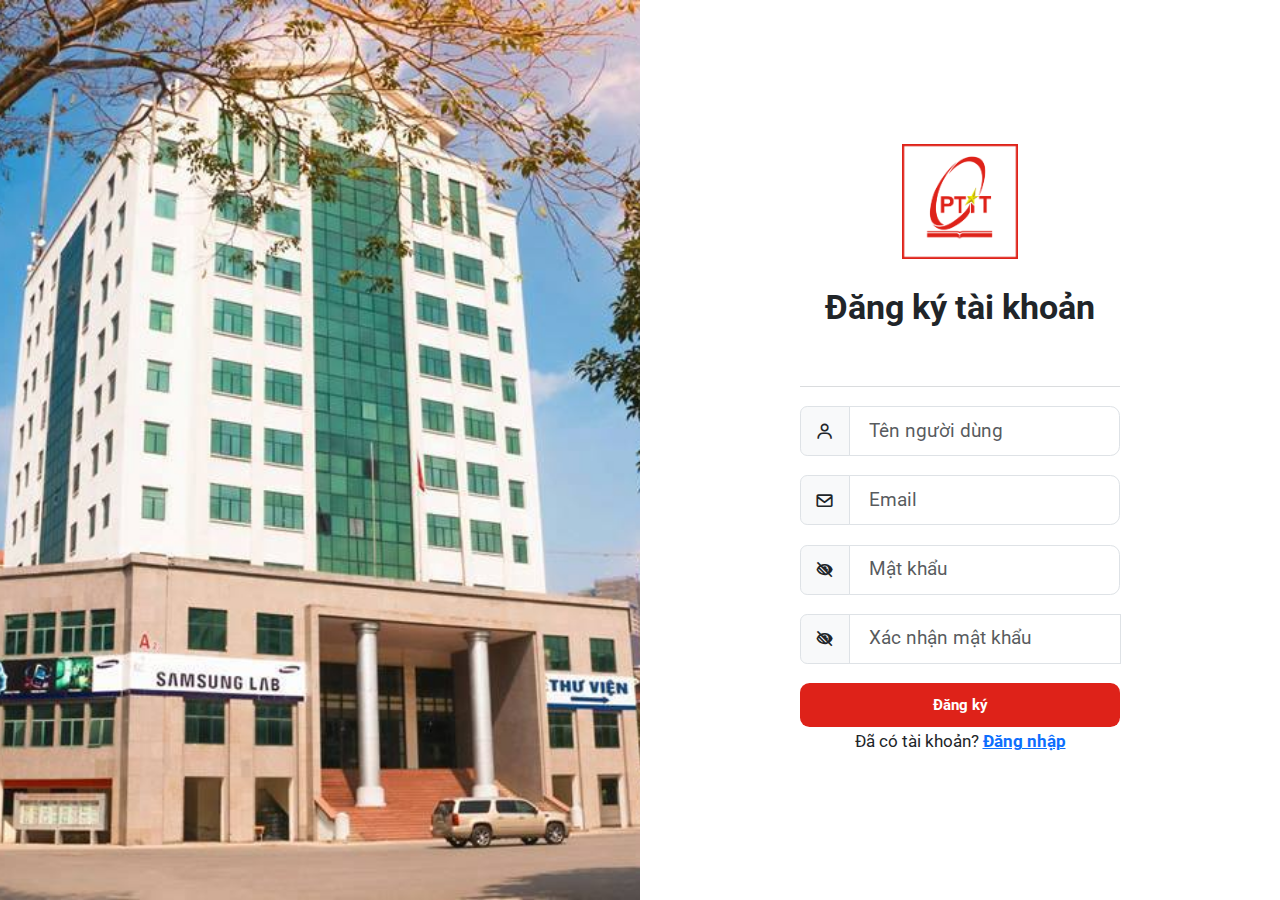
<file: page/user/user_register.html>
<!DOCTYPE html>
<html lang="en">

<head>
    <meta charset="UTF-8">
    <meta name="viewport" content="width=device-width, initial-scale=1.0">
    <meta name="viewport" content="width=device-width, initial-scale=1">
    <link href="https://cdn.jsdelivr.net/npm/bootstrap@5.3.3/dist/css/bootstrap.min.css" rel="stylesheet"
        integrity="sha384-QWTKZyjpPEjISv5WaRU9OFeRpok6YctnYmDr5pNlyT2bRjXh0JMhjY6hW+ALEwIH" crossorigin="anonymous">
    <title>Đăng ký</title>
    <link rel="preconnect" href="https://fonts.googleapis.com">
    <link rel="preconnect" href="https://fonts.gstatic.com" crossorigin>
    <link href='https://unpkg.com/boxicons@2.1.4/css/boxicons.min.css' rel='stylesheet'>
    <link
        href="https://fonts.googleapis.com/css2?family=Bungee+Spice&family=Caprasimo&family=Great+Vibes&family=Inter:wght@600&family=Nunito+Sans:ital,opsz,wght@0,6..12,200..1000;1,6..12,200..1000&family=Pacifico&family=Quicksand&family=Zeyada&display=swap"
        rel="stylesheet">
    <link rel="stylesheet" href="../../css/user_register.css">
    <link rel="shortcut icon" type="image/png" href="../../img/logo_web_page.jpg">
    <style>
        #loader {
            transition: all 0.3s ease-in-out;
            opacity: 1;
            visibility: visible;
            position: fixed;
            height: 100vh;
            width: 100%;
            background: #fff;
            z-index: 90000;
        }

        #loader.fadeOut {
            opacity: 0;
            visibility: hidden;
        }

        .spinner {
            width: 40px;
            height: 40px;
            position: absolute;
            top: calc(50% - 20px);
            left: calc(50% - 20px);
            background-color: #333;
            border-radius: 100%;
            -webkit-animation: sk-scaleout 1.0s infinite ease-in-out;
            animation: sk-scaleout 1.0s infinite ease-in-out;
        }

        @-webkit-keyframes sk-scaleout {
            0% {
                -webkit-transform: scale(0)
            }

            100% {
                -webkit-transform: scale(1.0);
                opacity: 0;
            }
        }

        @keyframes sk-scaleout {
            0% {
                -webkit-transform: scale(0);
                transform: scale(0);
            }

            100% {
                -webkit-transform: scale(1.0);
                transform: scale(1.0);
                opacity: 0;
            }
        }
    </style>
</head>

<body id="user-register">
    <div id='loader'>
        <div class="spinner"></div>
    </div>

    <script>
        window.addEventListener('load', function load() {
            const loader = document.getElementById('loader');
            setTimeout(function () {
                loader.classList.add('fadeOut');
            }, 300);
        });
    </script>
    <div class="row vh-100 g-0">
        <!-- Left side -->
        <div class="col-lg-6 position-relative d-none d-lg-block">
            <div class="bg-holder" style="background-image: url(../../img/side_background_image.jpg)" ;></div>
        </div>
        <!-- Left side -->

        <!-- Right side -->
        <div class="col-lg-6">
            <div class="row align-items-center justify-content-center h-100 g-0 px-4 px-sm-0">
                <div class="col col-sm-6 col-lg-7 col-xl-6">
                    <!--Logo-->
                    <a href="#" class="d-flex justify-content-center mb-4">
                        <img class="logo-img" src="../../img/logo_web_page.jpg" alt="">
                    </a>
                    <!-- Logo -->
                    <div class="text-center mb-5">
                        <h3 class="fw-bold">Đăng ký tài khoản</h3>
                    </div>
                    <!--Logo-->

                    <!--Divider-->
                    <div class="position-relative">
                        <hr class="text-secondary">
                    </div>
                    <!--Divider-->

                    <!--Form-->
                    <form action="#">
                        <div class="input-group mb-3">
                            <span class="input-group-text">
                                <i class="bx bx-user"></i>
                            </span>
                            <input type="text" class="form-control form-control-lg fs-6" placeholder="Tên người dùng"
                                required>
                        </div>
                        <div class="input-group mb-3">
                            <span class="input-group-text">
                                <i class='bx bx-envelope'></i>
                            </span>
                            <input type="email" class="form-control form-control-lg fs-6" placeholder="Email" required>
                        </div>
                        <div class="input-group mb-3">
                            <span class="input-group-text">
                                <i class='bx bxs-low-vision'></i>
                            </span>
                            <input type="password" class="form-control form-control-lg fs-6" id="inputPassword"
                                placeholder="Mật khẩu" required>
                        </div>
                        <div class="input-group mb-3">
                            <span class="input-group-text">
                                <i class='bx bxs-low-vision'></i>
                            </span>
                            <input type="password" class="form-control form-control-lg fs-6" id="inputPasswordRetype"
                                placeholder="Xác nhận mật khẩu" required>
                            <!-- Thêm thông báo lỗi khi nhập lại mật khẩu không khớp -->
                            <div class="error-message" id="retypePasswordError" role="alert"></div>
                        </div>
                        <button class="btn btn-lg w-100" id="btn-login">Đăng ký</button>
                    </form>
                    <!--Form-->
                    <div class="text-center">
                        <small>Đã có tài khoản? <a href="../../index.html" class="fw-bold">Đăng nhập</a></small>
                    </div>
                </div>
            </div>
        </div>
        <!-- Right side -->
    </div>

    <script src="../../js/user_register.js"></script>
</body>

</html>
</file>
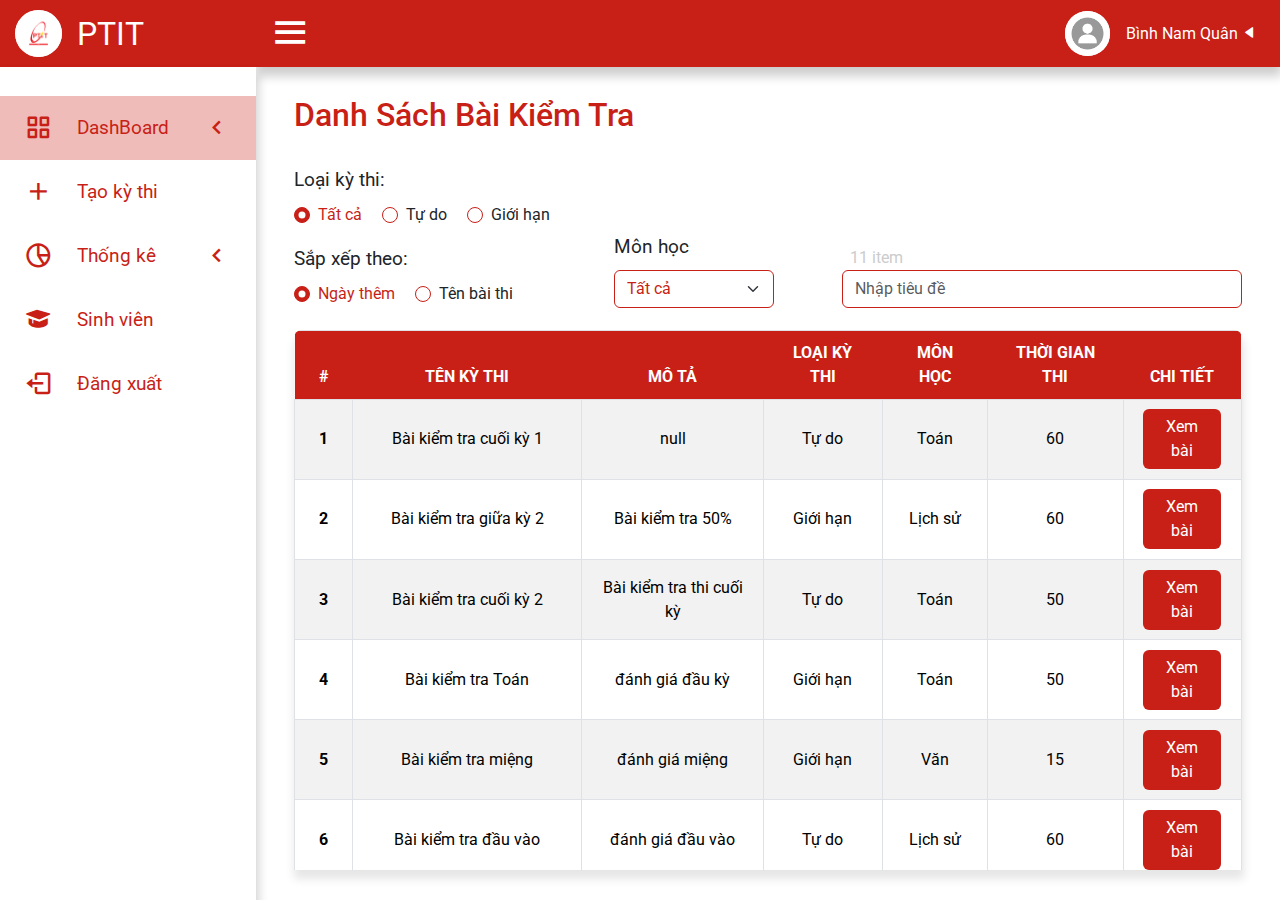
<file: page/admin/dashboard/exam_manager.html>
<!DOCTYPE html>
<html lang="en">

<head>
    <meta charset="UTF-8">
    <meta name="viewport" content="width=device-width, initial-scale=1.0">
    <link href="https://cdn.jsdelivr.net/npm/bootstrap@5.3.3/dist/css/bootstrap.min.css" rel="stylesheet"
        integrity="sha384-QWTKZyjpPEjISv5WaRU9OFeRpok6YctnYmDr5pNlyT2bRjXh0JMhjY6hW+ALEwIH" crossorigin="anonymous">
    <script src="https://cdn.jsdelivr.net/npm/bootstrap@5.3.3/dist/js/bootstrap.bundle.min.js"
        integrity="sha384-YvpcrYf0tY3lHB60NNkmXc5s9fDVZLESaAA55NDzOxhy9GkcIdslK1eN7N6jIeHz"
        crossorigin="anonymous"></script>
    <script src="//cdnjs.cloudflare.com/ajax/libs/jquery/2.1.3/jquery.min.js"></script>
    <link href='https://unpkg.com/boxicons@2.1.4/css/boxicons.min.css' rel='stylesheet'>
    <link rel="stylesheet" href="../../../css/exam_manager.css" />
    <link rel="shortcut icon" type="image/png" href="../../../img/logo_web_page.jpg">
    <style>
        #loader {
            transition: all 0.3s ease-in-out;
            opacity: 1;
            visibility: visible;
            position: fixed;
            height: 100vh;
            width: 100%;
            background: #fff;
            z-index: 90000;
        }

        #loader.fadeOut {
            opacity: 0;
            visibility: hidden;
        }

        .spinner {
            width: 40px;
            height: 40px;
            position: absolute;
            top: calc(50% - 20px);
            left: calc(50% - 20px);
            background-color: #333;
            border-radius: 100%;
            -webkit-animation: sk-scaleout 1.0s infinite ease-in-out;
            animation: sk-scaleout 1.0s infinite ease-in-out;
        }

        @-webkit-keyframes sk-scaleout {
            0% {
                -webkit-transform: scale(0)
            }

            100% {
                -webkit-transform: scale(1.0);
                opacity: 0;
            }
        }

        @keyframes sk-scaleout {
            0% {
                -webkit-transform: scale(0);
                transform: scale(0);
            }

            100% {
                -webkit-transform: scale(1.0);
                transform: scale(1.0);
                opacity: 0;
            }
        }
    </style>
    <title>Danh sách bài kiểm tra</title>
</head>

<body>
    <div id='loader'>
        <div class="spinner"></div>
    </div>

    <script>
        window.addEventListener('load', function load() {
            const loader = document.getElementById('loader');
            setTimeout(function () {
                loader.classList.add('fadeOut');
            }, 300);
        });
    </script>
    <div class="sidebar">
        <div class="logo-details">
            <a class="logo-image" href="#">
                <img src="../../../img/logo_page.jpg">
            </a>
            <span class="logo-name">PTIT</span>
        </div>
        <ul class="nav-links">
            <li class="nav-link-item inPage">
                <div class="icon-box">
                    <a href="#">
                        <i class='bx bx-grid-alt'></i>
                        <span class="link-name">
                            DashBoard
                        </span>
                    </a>
                    <i class='bx bx-chevron-left arrow'></i>
                </div>
                <ul class="sub-menu">
                    <li><a class="link-name" href="#">DashBoard</a></li>
                    <li><a class="inPage" href="exam_manager.html">Quản lý kỳ thi</a></li>
                    <li><a href="student_manager.html">Quản lý người dùng</a></li>
                </ul>
            </li>
            <li class="nav-link-item">
                <div class="icon-box">
                    <a href="../add_exam.html">
                        <i class='bx bx-plus'></i>
                        <span class="link-name">
                            Tạo kỳ thi
                        </span>
                    </a>
                    <div class="icon-box">
                        <ul class="sub-menu blank">
                            <li><a class="link-name" href="../add_exam.html">Tạo kỳ thi</a></li>
                        </ul>
            </li>
            <li class="nav-link-item">
                <div class="icon-box">
                    <a href="#">
                        <i class='bx bx-pie-chart-alt-2'></i>
                        <span class="link-name">Thống kê</span>
                    </a>
                    <i class='bx bx-chevron-left arrow'></i>
                </div>
                <ul class="sub-menu">
                    <li><a class="link-name" href="#">Thống kê</a></li>
                    <li><a href="../statistic/statistic_exam_taking.html">Bài kiểm tra</a></li>
                    <li><a href="../statistic/statistic_exam_point.html">Điểm số</a></li>
                </ul>
            </li>
            <li class="nav-link-item">
                <div class="icon-box">
                    <a href="../student_detail.html">
                        <i class='bx bxs-graduation'></i>
                        <span class="link-name">
                            Sinh viên
                        </span>
                    </a>
                    <div class="icon-box">
                        <ul class="sub-menu blank">
                            <li><a class="link-name" href="../student_detail.html">Sinh viên</a></li>
                        </ul>
            </li>
            <li class="nav-link-item">
                <div class="logout-section">
                    <a href="../admin_login.html">
                        <i class='bx bx-log-out'></i>
                        <span class="link-name">
                            Đăng xuất
                        </span>
                    </a>
                </div>
            </li>
        </ul>
    </div>
    <section class="main-section">
        <nav class="navbar navbar-expand-lg ">
            <div class="container-fluid">
                <i class='navbar-brand bx bx-menu'></i>
                <div class="navbar-profile">
                    <button class="navbar-toggler" type="button" data-bs-toggle="collapse"
                        data-bs-target="#navbarNavDropdown" aria-controls="navbarNavDarkDropdown" aria-expanded="false"
                        aria-label="Toggle navigation">
                        <span class="navbar-toggler-icon"></span>
                    </button>
                    <div class="collapse navbar-collapse" id="navbarNavDropdown">
                        <ul class="navbar-nav">
                            <li class="nav-item dropdown">
                                <button class="btn navbar-userprofile" data-bs-toggle="dropdown" aria-expanded="false">
                                    <img class="navbar-userprofile-avatar" src="../../../img/user_profile.jpg">
                                    <p class="navbar-userprofile-name">Bình Nam Quân</p>
                                    <i class='bx bxs-left-arrow arrow'></i>
                                </button>
                                <ul class="dropdown-menu dropdown-menu-end">
                                    <li><a class="dropdown-item" href="#">Thông tin</a></li>
                                    <li><a class="dropdown-item" href="#">Cài đặt</a></li>
                                </ul>
                            </li>
                        </ul>
                    </div>
                </div>
            </div>
        </nav>
        <div class="main-content">
            <!-- Đặt Nội Dung trang tại đây -->
            <h2 class="main-content-head">Danh Sách Bài Kiểm Tra</h2>
            <div class="main-content-body">
                <div class="table-head">
                    <div class="form-group pull-right">
                        <div class="table-filter">
                            <div class="table-filter-left">
                                <div class="table-filter-item filter-exam-type mb-3">
                                    <p class="table-filter-label form-label">Loại kỳ thi:</p>
                                    <div class="form-check form-check-inline">
                                        <input checked class="form-check-input" type="radio" name="examType"
                                            id="allType" value="allType">
                                        <label class="form-check-label" for="allType">Tất cả</label>
                                    </div>
                                    <div class="form-check form-check-inline">
                                        <input class="form-check-input" type="radio" name="examType" id="allTime"
                                            value="Tự do">
                                        <label class="form-check-label" for="allTime">Tự do</label>
                                    </div>
                                    <div class="form-check form-check-inline">
                                        <input class="form-check-input" type="radio" name="examType" id="timeRestrict"
                                            value="Giới hạn">
                                        <label class="form-check-label" for="timeRestrict">Giới hạn</label>
                                    </div>
                                </div>
                                <div class="table-filter-item filter-order-by mb-3">
                                    <p class="table-filter-label form-label">Sắp xếp theo:</p>
                                    <div class="form-check form-check-inline">
                                        <input checked class="form-check-input" type="radio" name="orderBy" id="addDay"
                                            value="0">
                                        <label class="form-check-label" for="addDay">Ngày thêm</label>
                                    </div>
                                    <div class="form-check form-check-inline">
                                        <input class="form-check-input" type="radio" name="orderBy" id="examName"
                                            value="1">
                                        <label class="form-check-label" for="examName">Tên bài thi</label>
                                    </div>
                                </div>
                            </div>
                            <div class="table-filter-right">
                                <div class="table-filter-item filter-exam-subject mb-3">
                                    <label for="selectExamSubject" class="table-filter-label form-label">Môn
                                        học</label>
                                    <select class="form-select" id="selectExamSubject" aria-label="select exam subject">
                                        <option value="allSubject" selected>Tất cả</option>
                                        <option value="Toán">Toán</option>
                                        <option value="Văn">Văn</option>
                                        <option value="Lịch sử">Lịch sử</option>
                                        <option value="Anh">Anh</option>
                                    </select>
                                </div>
                            </div>
                        </div>
                        <div class="table-search-bar">
                            <span class="counter pull-right"></span>
                            <input type="text" class="search form-control mb-3" placeholder="Nhập tiêu đề">
                        </div>
                    </div>
                </div>
                <div class="table-body">
                    <table class="table table-striped table-bordered results">
                        <thead>
                            <tr class="text-center">
                                <th>#</th>
                                <th class="col">Tên kỳ thi</th>
                                <th class="col">Mô tả</th>
                                <th class="col">Loại kỳ thi</th>
                                <th class="col">Môn học</th>
                                <th class="col">Thời gian thi</th>
                                <th class="col">Chi tiết</th>
                            </tr>
                            <tr class="warning no-result">
                                <td colspan="7"><i class="fa fa-warning"></i> No result</td>
                            </tr>
                        </thead>
                        <tbody class="table-exam-manager text-center">
                            <tr>
                                <th scope="row">1</th>
                                <td>Bài kiểm tra cuối kì 1</td>
                                <td>Môn toán, cuối kì 1</td>
                                <td>Tự do</td>
                                <td>Toán</td>
                                <td>60</td>
                                <td>
                                    <button type="button" class="btn btn-primary" data-bs-toggle="modal"
                                        data-bs-target="#staticBackdrop1">
                                        Xem bài
                                    </button>
                                </td>
                            </tr>
                            <tr>
                                <th scope="row">2</th>
                                <td>Bài kiểm tra cuối kì 1</td>
                                <td>Môn toán, cuối kì 1</td>
                                <td>Tự do</td>
                                <td>Toán</td>
                                <td>60</td>
                                <td>
                                    <button type="button" class="btn btn-primary" data-bs-toggle="modal"
                                        data-bs-target="#staticBackdrop2">
                                        Xem bài
                                    </button>
                                </td>
                            </tr>
                            <tr>
                                <th scope="row">3</th>
                                <td>Bài kiểm tra cuối kì 1</td>
                                <td>Môn toán, cuối kì 1</td>
                                <td>Tự do</td>
                                <td>Toán</td>
                                <td>60</td>
                                <td><button type="button" class="btn btn-primary" data-bs-toggle="modal"
                                        data-bs-target="#staticBackdrop3">
                                        Xem bài
                                    </button></td>
                            </tr>
                            <tr>
                                <th scope="row">4</th>
                                <td>Bài kiểm tra cuối kì 2</td>
                                <td>Môn toán, cuối kì 1</td>
                                <td>Tự do</td>
                                <td>Toán</td>
                                <td>60</td>
                                <td><button type="button" class="btn btn-primary exam-view-btn" data-bs-toggle="modal"
                                        data-bs-target="#staticBackdrop4">
                                        Xem bài
                                    </button></td>
                            </tr>
                            <tr>
                                <th scope="row">4</th>
                                <td>Bài kiểm tra cuối kì 2</td>
                                <td>Môn toán, cuối kì 1</td>
                                <td>Tự do</td>
                                <td>Toán</td>
                                <td>60</td>
                                <td><button type="button" class="btn btn-primary exam-view-btn" data-bs-toggle="modal"
                                        data-bs-target="#staticBackdrop4">
                                        Xem bài
                                    </button></td>
                            </tr>
                            <tr>
                                <th scope="row">4</th>
                                <td>Bài kiểm tra cuối kì 2</td>
                                <td>Môn toán, cuối kì 1</td>
                                <td>Tự do</td>
                                <td>Toán</td>
                                <td>60</td>
                                <td><button type="button" class="btn btn-primary exam-view-btn" data-bs-toggle="modal"
                                        data-bs-target="#staticBackdrop4">
                                        Xem bài
                                    </button></td>
                            </tr>
                            <tr>
                                <th scope="row">4</th>
                                <td>Bài kiểm tra cuối kì 2</td>
                                <td>Môn toán, cuối kì 1</td>
                                <td>Tự do</td>
                                <td>Toán</td>
                                <td>60</td>
                                <td><button type="button" class="btn btn-primary exam-view-btn" data-bs-toggle="modal"
                                        data-bs-target="#staticBackdrop4">
                                        Xem bài
                                    </button></td>
                            </tr>
                            <tr>
                                <th scope="row">4</th>
                                <td>Bài kiểm tra cuối kì 2</td>
                                <td>Môn toán, cuối kì 1</td>
                                <td>Tự do</td>
                                <td>Toán</td>
                                <td>60</td>
                                <td><button type="button" class="btn btn-primary exam-view-btn" data-bs-toggle="modal"
                                        data-bs-target="#staticBackdrop4">
                                        Xem bài
                                    </button></td>
                            </tr>
                            <tr>
                                <th scope="row">4</th>
                                <td>Bài kiểm tra cuối kì 2</td>
                                <td>Môn toán, cuối kì 1</td>
                                <td>Tự do</td>
                                <td>Toán</td>
                                <td>60</td>
                                <td><button type="button" class="btn btn-primary exam-view-btn" data-bs-toggle="modal"
                                        data-bs-target="#staticBackdrop4">
                                        Xem bài
                                    </button></td>
                            </tr>
                            <tr>
                                <th scope="row">4</th>
                                <td>Bài kiểm tra cuối kì 2</td>
                                <td>Môn toán, cuối kì 1</td>
                                <td>Tự do</td>
                                <td>Toán</td>
                                <td>60</td>
                                <td><button type="button" class="btn btn-primary exam-view-btn" data-bs-toggle="modal"
                                        data-bs-target="#staticBackdrop4">
                                        Xem bài
                                    </button></td>
                            </tr>
                            <tr>
                                <th scope="row">4</th>
                                <td>Bài kiểm tra cuối kì 2</td>
                                <td>Môn toán, cuối kì 1</td>
                                <td>Tự do</td>
                                <td>Toán</td>
                                <td>60</td>
                                <td><button type="button" class="btn btn-primary exam-view-btn" data-bs-toggle="modal"
                                        data-bs-target="#staticBackdrop4">
                                        Xem bài
                                    </button></td>
                            </tr>
                        </tbody>
                    </table>
                </div>
            </div>
        </div>
        <div class="modal fade" id="staticBackdrop" data-bs-backdrop="static" data-bs-keyboard="false" tabindex="-1"
            aria-labelledby="staticBackdropLabel" aria-hidden="true">
            <div class="modal-dialog modal-xl">
                <div class="modal-content">
                    <!-- <div class="modal-header">
                        <h1 class="modal-title fs-5" id="staticBackdropLabel">Danh mục toán</h1>
                        <button type="button" class="btn btn-delete" data-bs-dismiss="modal" aria-label="Delete">Xoá
                            bài</button>
                    </div>
                    <div class="modal-body">
                        <div class="container-fluid">
                            <div class="row mt-4 gap-2">
                                <div class="left-side col-8 exam-content">
                                    <div id="list-item-1" class="question-card card">
                                        <h5 class="card-header">Câu 1</h5>
                                        <div class="card-body">
                                            <div class="input-group input-group-lg">
                                                <span class="input-group-text" id="inputGroup-sizing-lg">Câu hỏi:</span>
                                                <input type="text" class="form-control"
                                                    aria-label="Sizing example input"
                                                    aria-describedby="inputGroup-sizing-lg">
                                            </div>
                                            <ul class="d-flex flex-column mt-4 mb-0 ps-0 pe-5 gap-2">
                                                <li class="answer-card">
                                                    <div class="input-group mb-2">
                                                        <span class="input-group-text"
                                                            id="inputGroup-sizing-default">A</span>
                                                        <input type="text" class="form-control"
                                                            aria-label="Sizing example input"
                                                            aria-describedby="inputGroup-sizing-A">
                                                    </div>
                                                </li>
                                                <li class="answer-card ">
                                                    <div class="input-group mb-2">
                                                        <span class="input-group-text"
                                                            id="inputGroup-sizing-default">B</span>
                                                        <input type="text" class="form-control"
                                                            aria-label="Sizing example input"
                                                            aria-describedby="inputGroup-sizing-B">
                                                    </div>
                                                </li>
                                                <li class="answer-card ">
                                                    <div class="input-group mb-2">
                                                        <span class="input-group-text"
                                                            id="inputGroup-sizing-default">C</span>
                                                        <input type="text" class="form-control"
                                                            aria-label="Sizing example input"
                                                            aria-describedby="inputGroup-sizing-C">
                                                    </div>
                                                </li>
                                                <li class="answer-card ">
                                                    <div class="input-group mb-2">
                                                        <span class="input-group-text"
                                                            id="inputGroup-sizing-default">D</span>
                                                        <input type="text" class="form-control"
                                                            aria-label="Sizing example input"
                                                            aria-describedby="inputGroup-sizing-D">
                                                    </div>
                                                </li>
                                            </ul>
                                        </div>
                                    </div>
                                    <div id="list-item-1" class="question-card card">
                                        <h5 class="card-header">Câu 2</h5>
                                        <div class="card-body">
                                            <div class="input-group input-group-lg">
                                                <span class="input-group-text" id="inputGroup-sizing-lg">Câu hỏi:</span>
                                                <input type="text" class="form-control"
                                                    aria-label="Sizing example input"
                                                    aria-describedby="inputGroup-sizing-lg">
                                            </div>
                                            <ul class="d-flex flex-column mt-4 mb-0 ps-0 pe-5 gap-2">
                                                <li class="answer-card">
                                                    <div class="input-group mb-2">
                                                        <span class="input-group-text"
                                                            id="inputGroup-sizing-default">A</span>
                                                        <input type="text" class="form-control"
                                                            aria-label="Sizing example input"
                                                            aria-describedby="inputGroup-sizing-A">
                                                    </div>
                                                </li>
                                                <li class="answer-card ">
                                                    <div class="input-group mb-2">
                                                        <span class="input-group-text"
                                                            id="inputGroup-sizing-default">B</span>
                                                        <input type="text" class="form-control"
                                                            aria-label="Sizing example input"
                                                            aria-describedby="inputGroup-sizing-B">
                                                    </div>
                                                </li>
                                                <li class="answer-card ">
                                                    <div class="input-group mb-2">
                                                        <span class="input-group-text"
                                                            id="inputGroup-sizing-default">C</span>
                                                        <input type="text" class="form-control"
                                                            aria-label="Sizing example input"
                                                            aria-describedby="inputGroup-sizing-C">
                                                    </div>
                                                </li>
                                                <li class="answer-card ">
                                                    <div class="input-group mb-2">
                                                        <span class="input-group-text"
                                                            id="inputGroup-sizing-default">D</span>
                                                        <input type="text" class="form-control"
                                                            aria-label="Sizing example input"
                                                            aria-describedby="inputGroup-sizing-D">
                                                    </div>
                                                </li>
                                            </ul>
                                        </div>
                                    </div>
                                    <div id="list-item-1" class="question-card card">
                                        <h5 class="card-header">Câu 3</h5>
                                        <div class="card-body">
                                            <div class="input-group input-group-lg">
                                                <span class="input-group-text" id="inputGroup-sizing-lg">Câu hỏi:</span>
                                                <input type="text" class="form-control"
                                                    aria-label="Sizing example input"
                                                    aria-describedby="inputGroup-sizing-lg">
                                            </div>
                                            <ul class="d-flex flex-column mt-4 mb-0 ps-0 pe-5 gap-2">
                                                <li class="answer-card">
                                                    <div class="input-group mb-2">
                                                        <span class="input-group-text"
                                                            id="inputGroup-sizing-default">A</span>
                                                        <input type="text" class="form-control"
                                                            aria-label="Sizing example input"
                                                            aria-describedby="inputGroup-sizing-A">
                                                    </div>
                                                </li>
                                                <li class="answer-card ">
                                                    <div class="input-group mb-2">
                                                        <span class="input-group-text"
                                                            id="inputGroup-sizing-default">B</span>
                                                        <input type="text" class="form-control"
                                                            aria-label="Sizing example input"
                                                            aria-describedby="inputGroup-sizing-B">
                                                    </div>
                                                </li>
                                                <li class="answer-card ">
                                                    <div class="input-group mb-2">
                                                        <span class="input-group-text"
                                                            id="inputGroup-sizing-default">C</span>
                                                        <input type="text" class="form-control"
                                                            aria-label="Sizing example input"
                                                            aria-describedby="inputGroup-sizing-C">
                                                    </div>
                                                </li>
                                                <li class="answer-card ">
                                                    <div class="input-group mb-2">
                                                        <span class="input-group-text"
                                                            id="inputGroup-sizing-default">D</span>
                                                        <input type="text" class="form-control"
                                                            aria-label="Sizing example input"
                                                            aria-describedby="inputGroup-sizing-D">
                                                    </div>
                                                </li>
                                            </ul>
                                        </div>
                                    </div>
                                </div>
                                <div class="col right-side px-0">
                                    <div class="d-flex flex-column gap-3">
                                        <div class="card text-center px-3 py-4">
                                            <div class="input-group mb-3">
                                                <span class="input-group-text" id="inputGroup-exam-title">Tiêu
                                                    đề:</span>
                                                <input type="text" class="form-control" aria-label="exam title"
                                                    aria-describedby="inputGroup-exam-title">
                                            </div>
                                            <div class="input-group">
                                                <span class="input-group-text" id="inputGroup-exam-taking">Thời
                                                    gian:</span>
                                                <input type="text" class="form-control" aria-label="time taking"
                                                    aria-describedby="inputGroup-exam-taking">
                                            </div>
                                            <div class="input-exam-type">
                                                <p class="table-filter-label form-label">Loại kỳ thi:</p>
                                                <div class="form-check form-check-inline">
                                                    <input checked class="form-check-input" type="radio"
                                                        name="examTypeEdit" id="allTimeEdit" value="allTime">
                                                    <label class="form-check-label" for="allTime">Tự do</label>
                                                </div>
                                                <div class="form-check form-check-inline">
                                                    <input class="form-check-input" type="radio" name="timeRestrictEdit"
                                                        id="timeRestrictEdit" value="timeRestrictEdit">
                                                    <label class="form-check-label" for="timeRestrictEdit">Giới
                                                        hạn</label>
                                                </div>
                                            </div>
                                        </div>
                                        <div class="card table-question-card">
                                            <div class="card-body">
                                                <h2 class="card-title text-center">Câu trả lời</h2>
                                                <div class="table-question">
                                                    <a class="active table-question-item" href="#list-item-1">1</a>
                                                    <a class="table-question-item" href="#list-item-2">2</a>
                                                    <a class="table-question-item" href="#list-item-3">3</a>
                                                    <a class="table-question-item" href="#list-item-4">4</a>
                                                    <a class="table-question-item" href="#list-item-5">5</a>
                                                    <a class="table-question-item" href="#list-item-6">6</a>
                                                    <a class="table-question-item" href="#list-item-7">7</a>
                                                </div>
                                            </div>
                                        </div>
                                        <div class="d-grid gap-2 col-6 mx-auto">
                                            <button class="btn btn-primary save-btn" type="button">Lưu bài</button>
                                        </div>
                                    </div>
                                </div>
                            </div>
                        </div>
                    </div> -->
                    <!-- <div class="modal-footer">
                        <button type="button" class="btn btn-secondary" data-bs-dismiss="modal">Đóng</button>
                    </div> -->
                </div>
            </div>
        </div>
    </section>

    <script src="../../../js/exam_manager.js"></script>
</body>

</html>
</file>
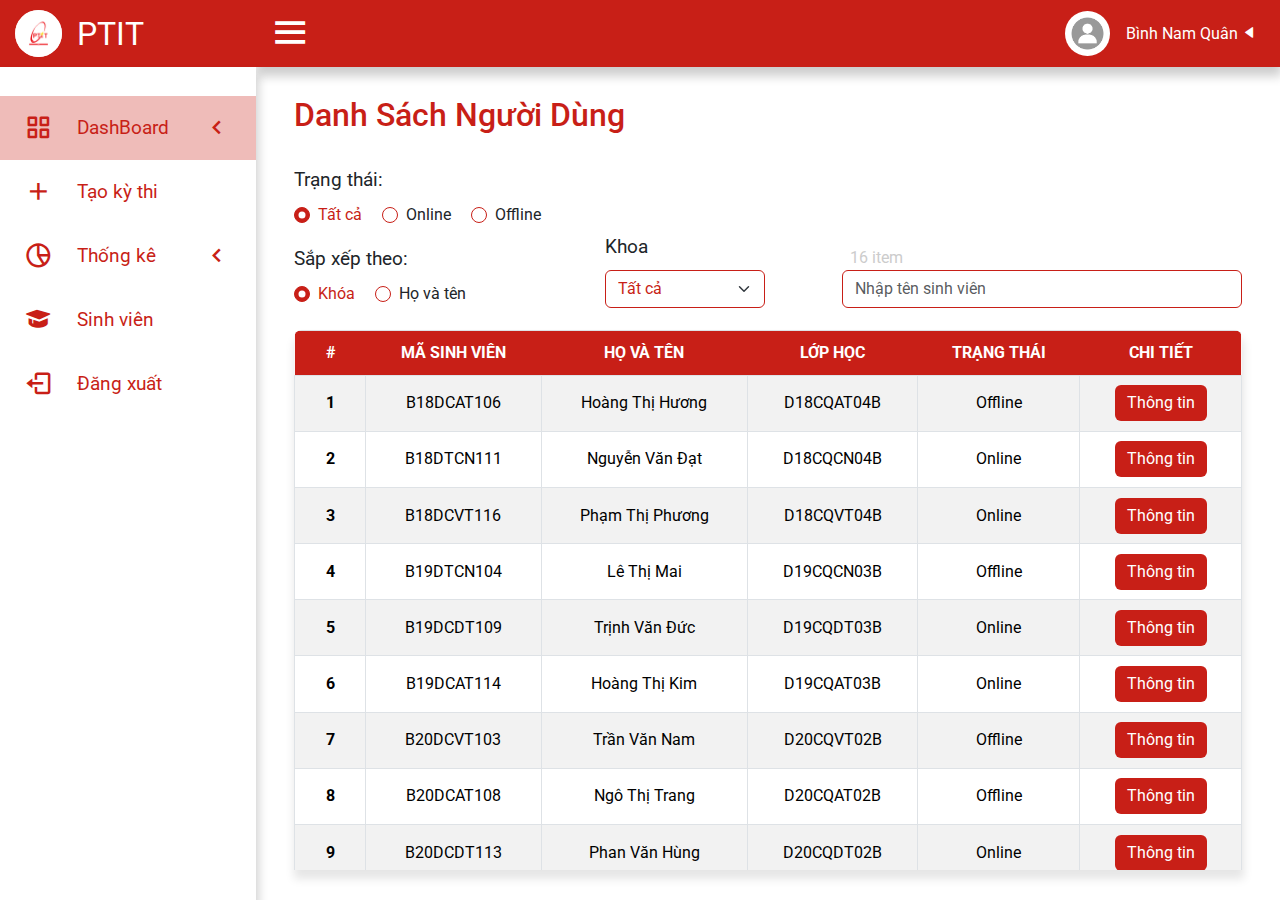
<file: page/admin/dashboard/student_manager.html>
<!DOCTYPE html>
<html lang="en">

<head>
    <meta charset="UTF-8">
    <meta name="viewport" content="width=device-width, initial-scale=1.0">
    <link href="https://cdn.jsdelivr.net/npm/bootstrap@5.3.3/dist/css/bootstrap.min.css" rel="stylesheet"
        integrity="sha384-QWTKZyjpPEjISv5WaRU9OFeRpok6YctnYmDr5pNlyT2bRjXh0JMhjY6hW+ALEwIH" crossorigin="anonymous">
    <script src="https://cdn.jsdelivr.net/npm/bootstrap@5.3.3/dist/js/bootstrap.bundle.min.js"
        integrity="sha384-YvpcrYf0tY3lHB60NNkmXc5s9fDVZLESaAA55NDzOxhy9GkcIdslK1eN7N6jIeHz"
        crossorigin="anonymous"></script>
    <script src="//cdnjs.cloudflare.com/ajax/libs/jquery/2.1.3/jquery.min.js"></script>
    <link href='https://unpkg.com/boxicons@2.1.4/css/boxicons.min.css' rel='stylesheet'>
    <link rel="stylesheet" href="../../../css/student_manager.css" />
    <link rel="shortcut icon" type="image/png" href="../../../img/logo_web_page.jpg">
    <style>
        #loader {
            transition: all 0.3s ease-in-out;
            opacity: 1;
            visibility: visible;
            position: fixed;
            height: 100vh;
            width: 100%;
            background: #fff;
            z-index: 90000;
        }

        #loader.fadeOut {
            opacity: 0;
            visibility: hidden;
        }

        .spinner {
            width: 40px;
            height: 40px;
            position: absolute;
            top: calc(50% - 20px);
            left: calc(50% - 20px);
            background-color: #333;
            border-radius: 100%;
            -webkit-animation: sk-scaleout 1.0s infinite ease-in-out;
            animation: sk-scaleout 1.0s infinite ease-in-out;
        }

        @-webkit-keyframes sk-scaleout {
            0% {
                -webkit-transform: scale(0)
            }

            100% {
                -webkit-transform: scale(1.0);
                opacity: 0;
            }
        }

        @keyframes sk-scaleout {
            0% {
                -webkit-transform: scale(0);
                transform: scale(0);
            }

            100% {
                -webkit-transform: scale(1.0);
                transform: scale(1.0);
                opacity: 0;
            }
        }
    </style>
    <title>Quản lý người dùng</title>
</head>

<body>
    <div id='loader'>
        <div class="spinner"></div>
    </div>

    <script>
        window.addEventListener('load', function load() {
            const loader = document.getElementById('loader');
            setTimeout(function () {
                loader.classList.add('fadeOut');
            }, 300);
        });
    </script>
    <div class="sidebar">
        <div class="logo-details">
            <a class="logo-image" href="#">
                <img src="../../../img/logo_page.jpg">
            </a>
            <span class="logo-name">PTIT</span>
        </div>
        <ul class="nav-links">
            <li class="nav-link-item inPage">
                <div class="icon-box">
                    <a href="#">
                        <i class='bx bx-grid-alt'></i>
                        <span class="link-name">
                            DashBoard
                        </span>
                    </a>
                    <i class='bx bx-chevron-left arrow'></i>
                </div>
                <ul class="sub-menu">
                    <li><a class="link-name" href="#">DashBoard</a></li>
                    <li><a href="exam_manager.html">Quản lý kỳ thi</a></li>
                    <li><a class="inPage" href="student_manager.html">Quản lý người dùng</a></li>
                </ul>
            </li>
            <li class="nav-link-item">
                <div class="icon-box">
                    <a href="../add_exam.html">
                        <i class='bx bx-plus'></i>
                        <span class="link-name">
                            Tạo kỳ thi
                        </span>
                    </a>
                    <div class="icon-box">
                        <ul class="sub-menu blank">
                            <li><a class="link-name" href="../add_exam.html">Tạo kỳ thi</a></li>
                        </ul>
            </li>
            <li class="nav-link-item">
                <div class="icon-box">
                    <a href="#">
                        <i class='bx bx-pie-chart-alt-2'></i>
                        <span class="link-name">Thống kê</span>
                    </a>
                    <i class='bx bx-chevron-left arrow'></i>
                </div>
                <ul class="sub-menu">
                    <li><a class="link-name" href="#">Thống kê</a></li>
                    <li><a href="../statistic/statistic_exam_taking.html">Bài kiểm tra</a></li>
                    <li><a href="../statistic/statistic_exam_point.html">Điểm số</a></li>
                </ul>
            </li>
            <li class="nav-link-item">
                <div class="icon-box">
                    <a href="../student_detail.html">
                        <i class='bx bxs-graduation'></i>
                        <span class="link-name">
                            Sinh viên
                        </span>
                    </a>
                    <div class="icon-box">
                        <ul class="sub-menu blank">
                            <li><a class="link-name" href="../student_detail.html">Sinh viên</a></li>
                        </ul>
            </li>
            <li class="nav-link-item">
                <div class="logout-section">
                    <a href="../admin_login.html">
                        <i class='bx bx-log-out'></i>
                        <span class="link-name">
                            Đăng xuất
                        </span>
                    </a>
                </div>
            </li>
        </ul>
    </div>
    <section class="main-section">
        <nav class="navbar navbar-expand-lg ">
            <div class="container-fluid">
                <i class='navbar-brand bx bx-menu'></i>
                <div class="navbar-profile">
                    <button class="navbar-toggler" type="button" data-bs-toggle="collapse"
                        data-bs-target="#navbarNavDropdown" aria-controls="navbarNavDarkDropdown" aria-expanded="false"
                        aria-label="Toggle navigation">
                        <span class="navbar-toggler-icon"></span>
                    </button>
                    <div class="collapse navbar-collapse" id="navbarNavDropdown">
                        <ul class="navbar-nav">
                            <li class="nav-item dropdown">
                                <button class="btn navbar-userprofile" data-bs-toggle="dropdown" aria-expanded="false">
                                    <img class="navbar-userprofile-avatar" src="../../../img/user_profile.jpg">
                                    <p class="navbar-userprofile-name">Bình Nam Quân</p>
                                    <i class='bx bxs-left-arrow arrow'></i>
                                </button>
                                <ul class="dropdown-menu dropdown-menu-end">
                                    <li><a class="dropdown-item" href="#">Thông tin</a></li>
                                    <li><a class="dropdown-item" href="#">Cài đặt</a></li>
                                </ul>
                            </li>
                        </ul>
                    </div>
                </div>
            </div>
        </nav>
        <div class="main-content">
            <!-- Đặt Nội Dung trang tại đây -->
            <h2 class="main-content-head">Danh Sách Người Dùng</h2>
            <div class="main-content-body">
                <div class="table-head">
                    <div class="form-group pull-right">
                        <div class="table-filter">
                            <div class="table-filter-left">
                                <div class="table-filter-item filter-student-type mb-3">
                                    <p class="table-filter-label form-label">Trạng thái:</p>
                                    <div class="form-check form-check-inline">
                                        <input checked class="form-check-input" type="radio" name="studentStatus"
                                            id="allStatus" value="allStatus">
                                        <label class="form-check-label" for="allStatus">Tất cả</label>
                                    </div>
                                    <div class="form-check form-check-inline">
                                        <input class="form-check-input" type="radio" name="studentStatus" id="online"
                                            value="Online">
                                        <label class="form-check-label" for="online">Online</label>
                                    </div>
                                    <div class="form-check form-check-inline">
                                        <input class="form-check-input" type="radio" name="studentStatus" id="offline"
                                            value="Offline">
                                        <label class="form-check-label" for="Offline">Offline</label>
                                    </div>
                                </div>
                                <div class="table-filter-item filter-order-by mb-3">
                                    <p class="table-filter-label form-label">Sắp xếp theo:</p>
                                    <div class="form-check form-check-inline">
                                        <input checked class="form-check-input" type="radio" name="orderBy" id="year"
                                            value="0">
                                        <label class="form-check-label" for="year">Khóa</label>
                                    </div>
                                    <div class="form-check form-check-inline">
                                        <input class="form-check-input" type="radio" name="orderBy" id="studentName"
                                            value="1">
                                        <label class="form-check-label" for="studentName">Họ và tên</label>
                                    </div>
                                </div>
                            </div>
                            <div class="table-filter-right">
                                <div class="table-filter-item filter-student-subject mb-3">
                                    <label for="selectStudentSubject" class="table-filter-label form-label">Khoa</label>
                                    <select class="form-select" id="selectStudentSubject"
                                        aria-label="select student subject">
                                        <option value="allSubject" selected>Tất cả</option>
                                        <option value="DT">Điện điện tử</option>
                                        <option value="CN">Công nghệ thông tin</option>
                                        <option value="VT">Điện tử viễn thông</option>
                                        <option value="AT">An toàn thông tin</option>
                                    </select>
                                </div>
                            </div>
                        </div>
                        <div class="table-search-bar">
                            <span class="counter pull-right"></span>
                            <input type="text" class="search form-control mb-3" placeholder="Nhập tên sinh viên">
                        </div>
                    </div>
                </div>
                <div class="table-body">
                    <table class="table table-striped table-bordered results">
                        <thead>
                            <tr class="text-center">
                                <th>#</th>
                                <th class="col">Mã sinh viên</th>
                                <th class="col">Họ và tên</th>
                                <th class="col">Lớp học</th>
                                <th class="col">Trạng thái</th>
                                <th class="col">Chi tiết</th>
                            </tr>
                            <tr class="warning no-result">
                                <td colspan="7"><i class="fa fa-warning"></i> No result</td>
                            </tr>
                        </thead>
                        <tbody class="table-student-manager text-center">
                            <tr>
                                <th scope="row">1</th>
                                <td>B21DTVT001</td>
                                <td>Nguyễn Khánh Duy</td>
                                <td>E21CQCN03</td>
                                <td>Online</td>
                                <td>
                                    <button type="button" class="btn btn-primary" data-bs-toggle="modal"
                                        data-bs-target="#staticBackdrop1">
                                        Thông tin
                                    </button>
                                </td>
                            </tr>
                            <tr>
                                <th scope="row">2</th>
                                <td>B21DCAT001</td>
                                <td>Nguyễn Quang Phúc</td>
                                <td>E21CQCN03</td>
                                <td>Online</td>
                                <td>
                                    <button type="button" class="btn btn-primary" data-bs-toggle="modal"
                                        data-bs-target="#staticBackdrop1">
                                        Thông tin
                                    </button>
                                </td>
                            </tr>
                            <tr>
                                <th scope="row">3</th>
                                <td>B21DTVT001</td>
                                <td>Tào Hải Anh</td>
                                <td>E21CQCN03</td>
                                <td>Online</td>
                                <td>
                                    <button type="button" class="btn btn-primary" data-bs-toggle="modal"
                                        data-bs-target="#staticBackdrop1">
                                        Thông tin
                                    </button>
                                </td>
                            </tr>
                            <tr>
                                <th scope="row">4</th>
                                <td>B21DTVT001</td>
                                <td>Trần Văn Công</td>
                                <td>E21CQCN03</td>
                                <td>Online</td>
                                <td>
                                    <button type="button" class="btn btn-primary" data-bs-toggle="modal"
                                        data-bs-target="#staticBackdrop1">
                                        Thông tin
                                    </button>
                                </td>
                            </tr>
                            <tr>
                                <th scope="row">5</th>
                                <td>B21DTVT001</td>
                                <td>Nguyễn Thái Hà</td>
                                <td>E21CQCN03</td>
                                <td>Online</td>
                                <td>
                                    <button type="button" class="btn btn-primary" data-bs-toggle="modal"
                                        data-bs-target="#staticBackdrop1">
                                        Thông tin
                                    </button>
                                </td>
                            </tr>

                        </tbody>
                    </table>
                </div>
            </div>
        </div>
        <div class="modal fade" id="staticBackdrop" data-bs-backdrop="static" data-bs-keyboard="false" tabindex="-1"
            aria-labelledby="staticBackdropLabel" aria-hidden="true">
            <div class="modal-dialog modal-xl">
                <div class="modal-content">

                </div>
            </div>
        </div>
    </section>

    <script src="../../../js/student_manager.js"></script>
</body>

</html>
</file>
<file: css/user_login.css>
@import url("https://fonts.googleapis.com/css2?family=Roboto:wght@300;400;500;700&display=swap");

* {
  font-family: "Roboto", sans-serif;
}

*:has(#user-login) {
  font-size: 1.2rem;
}

#user-login .logo-img {
  width: 6rem;
}

#user-login .btn-outline-custom {
  color: #31374a;
  border-color: #ddd;
}
#user-login .btn-outline-custom:hover {
  color: #31374a;
  border-color: #eee;
  background-color: #eee;
}
#user-login .btn {
  font-size: 0.8rem;
  font-weight: 700;
}
#user-login #btn-login {
  background-color: #de2219;
  color: #fff;
}
#user-login #btn-login:hover {
  background-color: #c81f17;
}
#user-login .btn i {
  vertical-align: text-top;
}
#user-login .bg-holder {
  position: absolute;
  width: 100%;
  min-height: 100%;
  top: 0;
  left: 0;
  background-size: cover;
  background-position: center;
  background-repeat: no-repeat;
}
#user-login .divider-content-center {
  position: absolute;
  top: 50%;
  left: 50%;
  transform: translate(-50%, -50%);
  padding-left: 0.5rem;
  padding-right: 0.5rem;
  background-color: #fff;
  font-size: 0.8rem;
  font-weight: 500;
  color: #999;
}
#user-login .divider {
  margin: 0.2rem 0;
}
</file>
<file: css/admin_login.css>
@import url("https://fonts.googleapis.com/css2?family=Roboto:wght@300;400;500;700&display=swap");

* {
  font-family: "Roboto", sans-serif;
}

*:has(#user-login) {
  font-size: 1.2rem;
}

#user-login .logo-img {
  width: 6rem;
}

#user-login .btn-outline-custom {
  color: #31374a;
  border-color: #ddd;
}
#user-login .btn-outline-custom:hover {
  color: #31374a;
  border-color: #eee;
  background-color: #eee;
}
#user-login .btn {
  font-size: 0.8rem;
  font-weight: 700;
}
#user-login #btn-login {
  background-color: #de2219;
  color: #fff;
}
#user-login #btn-login:hover {
  background-color: #c81f17;
}
#user-login .btn i {
  vertical-align: text-top;
}
#user-login .bg-holder {
  position: absolute;
  width: 100%;
  min-height: 100%;
  top: 0;
  left: 0;
  background-size: cover;
  background-position: center;
  background-repeat: no-repeat;
}
#user-login .divider-content-center {
  position: absolute;
  top: 50%;
  left: 50%;
  transform: translate(-50%, -50%);
  padding-left: 0.5rem;
  padding-right: 0.5rem;
  background-color: #fff;
  font-size: 0.8rem;
  font-weight: 500;
  color: #999;
}
#user-login .divider {
  margin: 0.2rem 0;
}
</file>
<file: css/student_detail.css>
@import url("https://fonts.googleapis.com/css2?family=Roboto:wght@300;400;500;700&display=swap");

* {
  font-family: "Roboto", sans-serif;
}

.mB-30 {
  margin-bottom: 10px !important;
}
.mT-10 {
  margin-top: 10px !important;
}
.mB-20 {
  margin-bottom: 20px !important;
}
.p-20 {
  padding: 20px !important;
}
select {
  word-wrap: normal;
}
button,
select {
  text-transform: none;
}
label {
  display: inline-block;
  cursor: default;
}
/* Admin css */
.sidebar {
  position: fixed;
  top: 0;
  left: 0;
  height: 100vh;
  width: 16rem;
  background-color: #fff;
  z-index: 100;
  transition: all 0.5s ease;
}

.sidebar.close {
  width: 4.8rem;
}

.sidebar .logo-details {
  display: flex;
  align-items: center;
  height: 4.2rem;
  width: 100%;
  background-color: #c81f17;
}

.sidebar .logo-details .logo-image {
  min-width: 4.8rem;
  max-height: 3.5rem;
  display: flex;
  align-items: center;
  justify-content: center;
}

.sidebar .logo-details img {
  border-radius: 50%;
  max-width: 4.2rem;
  background: #fff;
  text-align: center;
  scale: 0.7;
}

.sidebar .logo-details .logo-name {
  font-size: 2rem;
  color: #fff;
  transition: all 0.3s ease;
  transition-delay: 0.1s;
  cursor: pointer;
}

.sidebar.close .logo-details .logo-name {
  transition-delay: 0s;
  opacity: 0;
  pointer-events: none;
}

.sidebar .nav-links {
  height: 100%;
  padding: 0;
  padding-top: 1.8rem;
  display: flex;
  flex-direction: column;
  overflow: auto;
  box-shadow: 1px 8px 10px 1px rgba(0, 0, 0, 0.2);
}

.sidebar .nav-links {
  overflow: visible;
}

.sidebar .nav-links li {
  position: relative;
  list-style: none;
  padding: 0.8rem 0;
  transition: all 0.3s ease;
}

.sidebar .nav-links li:hover {
  background-color: #efbcb9;
}

.sidebar .nav-links li.showMenu {
  background-color: #efbcb9;
}

.sidebar .nav-links li .icon-box {
  display: flex;
  align-items: center;
  justify-content: space-between;
}
.sidebar .nav-links li i {
  position: relative;
  font-size: 1.8rem;
  min-width: 4.8rem;
  line-height: 2.4rem;
  text-align: center;
  color: #c81f17;
  transition: all 0.3s ease;
  cursor: pointer;
}

.sidebar .nav-links li.inPage {
  background-color: #efbcb9;
}

.sidebar .nav-links li.inPage .sub-menu a.inPage {
  opacity: 1;
}

.sidebar .nav-links li.inPage {
  background-color: #efbcb9;
}

.sidebar .nav-links li.showMenu i.arrow {
  transform: rotate(-90deg);
}

.sidebar.close .nav-links i.arrow {
  display: none;
}

.sidebar .nav-links li a {
  text-decoration: none;
  color: #c81f17;
  display: flex;
  align-items: center;
}

.sidebar .nav-links li a .link-name {
  font-size: 1.2rem;
  font-weight: 400;
  cursor: pointer;
  transition-delay: 0s;
}

.sidebar.close .nav-links li a .link-name {
  opacity: 0;
  pointer-events: none;
  display: none;
  transition-delay: 3s;
}

.sidebar .nav-links li .sub-menu {
  padding: 0 0.6rem 0.8rem 5rem;
  margin-top: 0.2rem;
  background-color: #fff;
  transition: all 0.5s ease;
  display: none;
}
.sidebar .nav-links li.showMenu .sub-menu {
  display: block;
  background-color: #efbcb9;
}
.sidebar .nav-links li .sub-menu li {
  padding: 0.2rem 0 0.4rem 0;
}
.sidebar .nav-links li .sub-menu a {
  font-size: 1rem;
  font-weight: 400;
  white-space: nowrap;
  opacity: 0.6;
  transition: all 0.3s ease;
}

.sidebar .nav-links li .sub-menu a:hover {
  opacity: 1;
}

.sidebar.close .nav-links li .sub-menu {
  position: absolute;
  left: 100%;
  top: -10px;
  margin-top: 0;
  padding: 0.8rem 0.6rem;
  border-radius: 0 6px 6px 0;
  opacity: 0;
  display: block;
  pointer-events: none;
  transition: all 0.4s ease;
}

.sidebar .nav-links li .sub-menu.blank {
  padding: 0.2rem 0.8rem;
  pointer-events: none;
  opacity: 0;
}

.sidebar.close .nav-links li:hover .sub-menu.blank {
  top: 50%;
  transform: translateY(-50%);
}

.sidebar.close .nav-links li:hover .sub-menu {
  top: 0;
  opacity: 1;
  pointer-events: auto;
  box-shadow: 8px 12px 10px 3px rgba(0, 0, 0, 0.1);
}

.sidebar.close .nav-links li:hover .sub-menu li {
  background-color: #fff;
}

.sidebar .nav-links li .sub-menu .link-name {
  display: none;
}

.sidebar.close .nav-links li .sub-menu .link-name {
  font-size: 1.2rem;
  opacity: 1;
  display: block;
}

.main-section {
  position: relative;
  background-color: #fff;
  left: 16rem;
  max-width: calc(100% - 16rem);
  max-height: 100vh;
  transition: all 0.5s ease;
}

.sidebar.close ~ .main-section {
  left: 4.8rem;
  max-width: calc(100% - 4.8rem);
}

.main-section .navbar {
  height: 4.2rem;
  display: flex;
  align-items: center;
  justify-content: space-between;
  background-color: #c81f17;
  box-shadow: 1px 8px 10px 1px rgba(0, 0, 0, 0.2);
}

.main-section .navbar .nav-right {
  display: flex;
  align-items: center;
  position: relative;
}

.main-section .navbar .bx-menu {
  color: #fff;
  font-size: 2.8rem;
  cursor: pointer;
}

.main-section .navbar .navbar-userprofile {
  display: flex;
  align-items: center;
  justify-content: space-between;
  border: none;
  transition: all 0.25s ease;
}

.main-section .navbar .navbar-userprofile-avatar {
  height: 2.8rem;
  border-radius: 50%;
  background-color: #fff;
  margin-right: 1rem;
}

.main-section .navbar .navbar-userprofile-name {
  margin: 0;
  font-size: 1rem;
  color: #fff;
  margin-right: 0.3rem;
}

.main-section .navbar .navbar-userprofile i {
  font-size: 0.8rem;
  color: #fff;
  transition: all 0.25s ease;
}

.main-section .navbar .navbar-userprofile.show i {
  transform: rotate(-90deg);
}

.main-section .navbar .navbar-nav .dropdown-menu {
  transition: all 0.25s ease;
  border: 0;
  box-shadow: 1px 8px 10px 1px rgba(0, 0, 0, 0.2);
}

.main-section .navbar .navbar-nav .dropdown-menu .dropdown-item {
  color: #c81f17;
  opacity: 0.7;
  transition: all 0.25s ease;
  font-size: 1.2rem;
}
.main-section .navbar .navbar-nav .dropdown-menu .dropdown-item:hover {
  opacity: 1;
}

/* Main page css */
.main-section .main-content .table {
  border-radius: 8px 8px 0 0;
  box-shadow: 1px 8px 10px 1px rgba(0, 0, 0, 0.1);
  overflow: hidden;
  text-align: center;
  vertical-align: middle;
}
.main-section .main-content .table thead {
  border: #c81f17;
  text-transform: uppercase;
}

.main-section .main-content .table thead .warning td {
  color: #c81f17;
  border: none;
  border-bottom: 2px solid #c81f17;
}

.main-section .main-content .table tbody tr:last-of-type {
  border-bottom: 2px solid #c81f17;
}

.row {
  --bs-gutter-x: 1.5rem;
  --bs-gutter-y: 0;
  display: -webkit-box;
  display: -ms-flexbox;
  display: flex;
  -ms-flex-wrap: wrap;
  flex-wrap: wrap;
  margin-right: calc(var(--bs-gutter-x) * -0.5);
  margin-left: calc(var(--bs-gutter-x) * -0.5);
}
.dataTables_wrapper .dataTables_length select {
  border: 1px solid rgba(0, 0, 0, 0.0625);
  border-radius: 2px;
  -webkit-box-shadow: none;
  box-shadow: none;
  height: 35px;
  font-size: 14px;
  padding: 5px;
  margin-left: 5px;
  margin-right: 5px;
  color: #72777a;
  -webkit-transition: all 0.2s ease-in;
  -o-transition: all 0.2s ease-in;
  transition: all 0.2s ease-in;
}
.dataTables_wrapper .dataTables_filter {
  color: #313435;
  float: right;
}
.dataTables_wrapper .dataTables_filter input {
  border: 1px solid rgba(0, 0, 0, 0.0625);
  border-radius: 2px;
  -webkit-box-shadow: none;
  box-shadow: none;
  height: 35px;
  font-size: 14px;
  margin-left: 15px;
  padding: 5px;
  color: #72777a;
  -webkit-transition: all 0.2s ease-in;
  -o-transition: all 0.2s ease-in;
  transition: all 0.2s ease-in;
}
.dataTables_wrapper .dataTables_info {
  color: #72777a;
  float: left;
}
.dataTables_wrapper .dataTables_paginate {
  color: #72777a;
  float: right;
  text-align: right;
  padding-top: 0.25em;
}

.dataTables_wrapper .dataTables_paginate .paginate_button {
  padding: 6px 12px;
  margin-right: 10px;
  transition: all 0.2s ease-in-out;
  margin-left: 2px;
  text-align: center;
  text-decoration: none !important;
  box-sizing: border-box;
  display: inline-block;
  min-width: 1.5em;
  margin-left: 2px;
  text-align: center;
  text-decoration: none !important;
  cursor: pointer;
  border: 1px solid transparent;
  border-radius: 2px;
}
.dataTables_wrapper .dataTables_paginate a {
  color: black !important;
}
.dataTables_wrapper .dataTables_paginate .paginate_button:hover {
  color: #fff !important;
  background: #c81f17 !important;
}
.dataTables_wrapper .dataTables_paginate .paginate_button.previous:hover {
  color: #fff;
}
.dataTables_wrapper .dataTables_paginate .paginate_button .current:hover {
  color: #fff !important;
  background: #c81f17;
  border: 1px solid #979797;
}
.dataTables_wrapper .dataTables_paginate .paginate_button.previous.disabled {
  opacity: 0.4;
  pointer-events: none;
  border-radius: 2px;
  cursor: default;
  color: #666 !important;
  border: 1px solid transparent;
  background: transparent;
  box-shadow: none;
}
.dataTables_wrapper .dataTables_paginate .paginate_button.current {
  color: #fff !important;
  background-color: #c81f17;
  border: 1px solid #c81f17;
}
.icon-container {
  display: flex;
  justify-content: center;
  align-items: center;
  height: 100%;
}
.icon {
  font-size: 30px;
  color: #c81f17;
}
/* Modal css */
.detail-table {
  width: 100%;
  overflow-x: auto;
  padding: var(--card-padding);
}
.tb-root {
  display: table;
  width: 100%;
  border-collapse: collapse;
  border-spacing: 0px;
}
.tb-header {
  display: table-header-group;
}
.header-row {
  display: table-row;
  vertical-align: middle;
  outline: 0px;
  background: #c81f17;
  color: #000;
}
.header-cell {
  padding: 8px 4px;
  border: none;
  font-weight: 500;
  font-size: 0.875rem;
  line-height: 1.5rem;
  display: table-cell;
  vertical-align: inherit;
  text-align: left;
  color: rgb(32, 34, 39);
}

.modal.fade {
  background: rgba(0, 0, 0, 0.5);
}

.modal-backdrop.fade {
  opacity: 0;
}
.page-container {
  max-height: 90vh;
  overflow-y: scroll;
}
/* .table-body{
    max-height: 50vh;
    overflow-y: scroll;
} */
.table-filter {
  display: flex;
  gap: 3rem;
  justify-content: space-between;
}
.table-filter .table-filter-right {
  width: 15rem;
  align-self: flex-end;
}
.table-filter .table-filter-label {
  font-size: 1.2rem;
}
.table-filter .table-filter-item {
  font-size: 1rem;
}
.table-filter select,
.table-filter input,
.dataTables_filter input,
.dataTables_filter input::placeholder {
  border-color: #c81f17 !important;
  color: #c81f17 !important;
  transition: all 0.2s ease;
}
.table-filter select:focus,
.table-filter input:focus,
.dataTables_filter input:focus {
  box-shadow: none;
  box-shadow: 0 0.5rem 1rem rgba(200, 32, 23, 0.1);
}
.table-filter select {
  color: #c81f17;
  font-size: 1rem;
}
.table-filter .table-filter-item option:focus {
  opacity: 1;
  background-color: #fff !important;
  color: #fff;
}
.table-filter .table-filter-item input[type="radio"]:checked + label {
  color: #c81f17;
}
.table-filter .table-filter-item input[type="radio"]:checked {
  background-color: #c81f17;
  border-color: #fff !important;
}
.table-filter .table-filter-item .form-select option {
  width: 16rem;
}
</file>
<file: css/exam_taking.css>
/* NAVBAR */

.main-section .navbar {
  height: 4.2rem;
  display: flex;
  align-items: center;
  justify-content: space-between;
  background-color: #c81f17;
  box-shadow: 1px 8px 10px 1px rgba(0, 0, 0, 0.2);
}

.main-section .navbar .navbar-brand img {
  border-radius: 50%;
  max-width: 2.8rem;
  background: #fff;
  text-align: center;
}

.main-section .navbar .nav-item {
  font-size: 1.8rem;
  opacity: 0.8;
  transition: all 0.25s ease;
}
.main-section .navbar .nav-item a {
  color: #fff;
}

.main-section .navbar .nav-item:hover {
  opacity: 1;
}

.main-section .navbar .nav-item.inPage {
  opacity: 1;
}

.main-section .navbar .dropdown-menu .dropdown-item {
  transition: all 0.25s ease;
  color: #c81f17;
  opacity: 0.7;
}
.main-section .navbar .dropdown-menu .dropdown-item:hover {
  opacity: 1;
}
.main-section .navbar .navbar-nav .dropdown-menu .dropdown-item {
  opacity: 0.7;
  transition: all 0.25s ease;
  font-size: 1.2rem;
}
.main-section .navbar .navbar-nav .dropdown-menu .dropdown-item:hover {
  opacity: 1;
}

.table-question-card {
  min-height: 32rem;
}

.table-question {
  margin: 1.6rem 0.2rem;
  display: grid;
  grid-template-columns: repeat(5, 1fr);
  gap: 0.4rem;
}

.submit-btn {
  color: #fff;
  background-color: #c81f17;
  padding: 0.4rem 0.6rem;
}

.submit-card {
  border-radius: 6px;
  overflow: hidden;
  width: 100%;
  cursor: pointer;
  transition: all 0.3s ease;
}

.submit-card:hover {
  background-color: #c0241c;
  color: #fff;
  scale: 1.01;
}

.exam-content {
  height: 100%;
  overflow-y: scroll;
  scroll-behavior: smooth;
  scrollbar-width: none;
  display: flex;
  flex-direction: column;
  gap: 2rem;
  border: solid 1px rgba(0, 0, 0, 0.175);
  border-radius: 6px;
  padding: 2.4rem !important;
}

.exam-header {
  margin-bottom: 4.2rem;
}

.exam-footer {
  margin-top: 5rem;
}

.question-card .card-header {
  background-color: #e6e8ea;
}

.answer-card {
  cursor: pointer;
  transition: all 0.25s ease;
}

.answer-card-head {
  height: 3.2rem;
  font-size: 1.4rem;
  background-color: #e6e8ea;
  transition: all 0.2s ease;
}
.answer-card-body {
  font-size: 1.2rem;
}

.answer-card:hover {
  scale: 1.01;
  border: solid 1px #1c7ed6 !important;
}

.answer-card:hover .answer-card-head {
  background-color: #228be6;
  color: #fff;
}

.answer-card.active {
  color: #fff;
  scale: 1.01;
  background-color: #a5d8ff;
  border: solid 1px #228be6 !important;
}

.active .answer-card-head {
  color: #fff;
  background-color: #228be6;
}

.table-question-item {
  text-decoration: none;
  font-size: 1.2rem;
  border-radius: 5px;
  height: 2.8rem;
  color: #000;
  display: flex;
  align-items: center;
  justify-content: center;
  border: solid 1px #707070;
  padding: 0.4rem 0.6rem;
  transition: all 0.15s ease;
}

.table-question-item:hover {
  background-color: #a5d8ff;
}

.active.table-question-item {
  scale: 1.04;
  border: solid 3px #1864ab;
}

.done.table-question-item {
  color: #fff;
  background-color: #339af0;
}

.card-countdown {
  display: flex;
  align-items: center;
  justify-content: center;
  padding: 0.8rem;
}

#time .circle {
  position: relative;
  width: 150px;
  height: 150px;
  display: flex;
  justify-content: center;
  align-items: center;
}

#time .circle svg {
  position: relative;
  width: 150px;
  height: 150px;
  transform: rotate(270deg);
}

#time .circle svg circle {
  width: 100%;
  height: 100%;
  fill: transparent;
  stroke-width: 8;
  stroke: #707070;
  transform: translate(5px, 5px);
}

#time .circle svg circle:nth-child(2) {
  stroke: #2f9e44;
  stroke-dasharray: 440;
}

#time div {
  position: absolute;
  text-align: center;
  font-weight: 500;
  color: #000;
  font-size: 2.8rem;
}
</file>
<file: css/user_home.css>
@import url("https://fonts.googleapis.com/css2?family=Roboto:wght@300;400;500;700&display=swap");

* {
  margin: 0;
  padding: 0;
  box-sizing: border-box;
  font-family: "Roboto", sans-serif;
}

.main-section {
  position: relative;
  background-color: #fff;
  max-width: 100%;
  height: 95vh;
  transition: all 0.5s ease;
}

.main-section .navbar {
  height: 4.2rem;
  display: flex;
  align-items: center;
  justify-content: space-between;
  background-color: #c81f17;
  box-shadow: 1px 8px 10px 1px rgba(0, 0, 0, 0.2);
}

.main-section .navbar .navbar-brand img {
  border-radius: 50%;
  max-width: 2.8rem;
  background: #fff;
  text-align: center;
}

.main-section .navbar .nav-item {
  font-size: 1.8rem;
  opacity: 0.8;
  transition: all 0.25s ease;
}
.main-section .navbar .nav-item a {
  color: #fff;
}

.main-section .navbar .nav-item:hover {
  opacity: 1;
}

.main-section .navbar .nav-item.inPage {
  opacity: 1;
}

.main-section .navbar .dropdown-menu .dropdown-item {
  transition: all 0.25s ease;
  color: #c81f17;
  opacity: 0.7;
}
.main-section .navbar .dropdown-menu .dropdown-item:hover {
  opacity: 1;
}
.main-section .navbar .navbar-nav .dropdown-menu .dropdown-item {
  opacity: 0.7;
  transition: all 0.25s ease;
  font-size: 1.2rem;
}
.main-section .navbar .navbar-nav .dropdown-menu .dropdown-item:hover {
  opacity: 1;
}

.main-section .main-content {
  margin: 1.8rem 2.4rem;
  max-height: calc(95vh - 4.2rem);
}

.main-section .main-content .main-content-head {
  margin-bottom: 2rem;
  color: #c81f17;
}

.main-section .results tr[visible="false"],
.main-section .no-result {
  display: none;
}

.main-section .results tr[visible="true"] {
  display: table-row;
}

.main-section .counter {
  padding: 8px;
  color: #ccc;
}

.main-section .main-content .table-head .form-group {
  display: flex;
  justify-content: space-between;
}

.main-section .main-content .table-head .table-search-bar {
  align-self: flex-end;
  width: 25rem;
  margin-left: 1.2rem;
}

.main-section .main-content .table-head .table-filter {
  display: flex;
  gap: 3rem;
}
.main-section .main-content .table-head .table-filter .table-filter-right {
  width: 10rem;
  align-self: flex-end;
}
.main-section .main-content .table-head .table-filter .table-filter-label {
  font-size: 1.2rem;
}

.main-section .main-content .table-head .table-filter .table-filter-item {
  font-size: 1rem;
}

.main-section .main-content .table-head .table-filter select,
.main-section .main-content .table-head .table-filter input,
.main-section .main-content .table-head .table-search-bar input {
  border-color: #c81f17;
  color: #c81f17;
  transition: all 0.2s ease;
}

.main-section .main-content .table-head .table-filter select:focus,
.main-section .main-content .table-head .table-filter input:focus,
.main-section .main-content .table-head .table-search-bar input:focus {
  box-shadow: none;
  box-shadow: 0 0.5rem 1rem rgba(200, 32, 23, 0.1);
}

.main-section .main-content .table-head .table-filter select {
  color: #c81f17;
  font-size: 1rem;
}

.main-section
  .main-content
  .table-head
  .table-filter
  .table-filter-item
  option:focus {
  opacity: 1;
  background-color: #fff !important;
  color: #fff;
}

.main-section
  .main-content
  .table-head
  .table-filter
  .table-filter-item
  input[type="radio"]:checked
  + label {
  color: #c81f17;
}

.main-section
  .main-content
  .table-head
  .table-filter
  .table-filter-item
  input[type="radio"]:checked {
  background-color: #c81f17;
}

.main-section .main-content .table-body {
  border-collapse: collapse;
  border-radius: 8px 8px 0 0;
  overflow: hidden;
  box-shadow: 1px 8px 10px 1px rgba(0, 0, 0, 0.1);
  margin-bottom: 2.4rem;
  margin-top: 0.4rem;
  max-height: 60vh;
  min-height: 60vh;
  overflow-y: scroll;
  background-color: rgba(200, 32, 23, 0.05);
}

.main-section .main-content .table-body::-webkit-scrollbar-track {
  border-radius: 10px;
  background-color: #f5f5f5;
}

.main-section .main-content .table-body::-webkit-scrollbar {
  width: 12px;
}

.main-section .main-content .table-body::-webkit-scrollbar-thumb {
  border-radius: 10px;
  background-color: #c81f17;
}

.main-section .main-content .table-body table {
  text-align: center;
  vertical-align: middle;
  height: 100%;
  margin: 0;
}
.main-section .main-content .table-body table .warning {
  border-bottom: 2px solid #c81f17;
}
.main-section .main-content .table-body table thead .warning td {
  color: #c81f17;
}

.main-section .main-content .table-body table thead th {
  position: sticky;
  top: -1px;
}

.main-section .main-content .table-body table thead th {
  background-color: #c81f17;
  border: #c81f17;
  color: #fff;
  text-transform: uppercase;
}

.main-section .main-content .table-body table th,
.main-section .main-content .table-body table td {
  padding: 0.6rem 1.2rem;
}

.main-section .main-content .table-body table tbody tr:last-of-type {
  border-bottom: 2px solid #c81f17;
}

.main-section .main-content .table-body table td .btn {
  background-color: #c81f17;
  border: none;
}

.main-section .main-content .table-body table td .btn:hover {
  background-color: #b41c15;
  border: none;
}

.main-section .modal-content .modal-header {
  display: flex;
  justify-content: space-between;
}

.main-section .modal-content .modal-header .btn-delete {
  background-color: #b41c15;
  color: #fff;
}

.main-section .modal-content .modal-header .btn-delete:hover {
  background-color: #8c1610;
}

.main-section .modal-content .table-question-card {
  min-height: 27rem;
  overflow-y: auto;
}

.main-section .modal-content .table-question-card .table-question {
  margin: 1.6rem 0.2rem;
  display: grid;
  grid-template-columns: repeat(5, 1fr);
  gap: 0.4rem;
}

.main-section .modal-content .right-side .save-btn {
  color: #fff;
  border: none;
  background-color: #37b24d;
  transition: all 0.3s ease;
  padding: 0.4rem 0.6rem;
}

.main-section .modal-content .right-side .save-btn:hover {
  background-color: #2f9e44;
}

.main-section .modal-content .left-side ul {
  list-style: none;
}

.main-section .modal-content .exam-content {
  height: 65vh;
  overflow-y: scroll;
  scroll-behavior: smooth;
  scrollbar-width: none;
  display: flex;
  flex-direction: column;
  gap: 2rem;
  border-radius: 6px;
  padding: 0 2.4rem 2.4rem 2.4rem !important;
}

.main-section .modal-content .modal-body .input-group .input-group-text {
  background-color: #d9625d;
  color: #fff;
}

.main-section .modal-content .modal-body .input-exam-type {
  margin-top: 1.2rem;
  display: flex;
  gap: 1.2rem;
}

.main-section .modal-content .modal-body .input-exam-type input:focus {
  box-shadow: 0 0.5rem 1rem rgba(200, 32, 23, 0.1);
  border: #c81f17;
}

.main-section
  .modal-content
  .modal-body
  .input-exam-type
  input[type="radio"]:checked
  + label {
  color: #c81f17;
}

.main-section
  .modal-content
  .modal-body
  .input-exam-type
  input[type="radio"]:checked {
  background-color: #c81f17;
}

.main-section .modal-content .modal-body .input-group input:focus {
  box-shadow: 0 0.5rem 1rem rgba(200, 32, 23, 0.1);
  border: 1px solid #c81f17;
}

.main-section .modal-content .left-side .question-card {
  box-shadow: 1px 8px 10px 1px rgba(0, 0, 0, 0.1);
}

.main-section .modal-content .left-side .question-card .card-header {
  background-color: #ce352e;
  color: #fff;
}

.main-section .modal-content .modal-body .input-group .answer-card-head {
  height: 3.2rem;
  font-size: 1.4rem;
  background-color: #e6e8ea;
  transition: all 0.2s ease;
}

.main-section .modal-content .modal-body .table-question-item {
  text-decoration: none;
  font-size: 1.2rem;
  border-radius: 5px;
  height: 2.8rem;
  color: #000;
  display: flex;
  align-items: center;
  justify-content: center;
  border: solid 1px #707070;
  padding: 0.4rem 0.6rem;
  transition: all 0.15s ease;
}

.main-section
  .modal-content
  .modal-body
  .table-question-item
  .table-question-item:hover {
  background-color: #e6e8ea;
}

.main-section .modal-content .modal-body .table-question-item.active {
  scale: 1.01;
  border: solid 2px #c81f17;
}
</file>
<file: css/user_register.css>
@import url("https://fonts.googleapis.com/css2?family=Roboto:wght@300;400;500;700&display=swap");

* {
  font-family: "Roboto", sans-serif;
}

*:has(#user-register) {
  font-size: 1.2rem;
}

#user-register .logo-img {
  width: 6rem;
}

#user-register .btn-outline-custom {
  color: #31374a;
  border-color: #ddd;
}
#user-register .btn-outline-custom:hover {
  color: #31374a;
  border-color: #eee;
  background-color: #eee;
}
#user-register .btn {
  font-size: 0.8rem;
  font-weight: 700;
}
#user-register #btn-login {
  background-color: #de2219;
  color: #fff;
}
#user-register #btn-login:hover {
  background-color: #c81f17;
}
#user-register .btn i {
  vertical-align: text-top;
}
#user-register .bg-holder {
  position: absolute;
  width: 100%;
  min-height: 100%;
  top: 0;
  left: 0;
  background-size: cover;
  background-position: center;
  background-repeat: no-repeat;
}
#user-register .divider-content-center {
  position: absolute;
  top: 50%;
  left: 50%;
  transform: translate(-50%, -50%);
  padding-left: 0.5rem;
  padding-right: 0.5rem;
  background-color: #fff;
  font-size: 0.8rem;
  font-weight: 500;
  color: #999;
}
#user-register .divider {
  margin: 0.2rem 0;
}

#user-register .main {
  display: flex;
  align-items: center;
  justify-content: center;
  height: 100%;
}

#user-register .form-container {
  width: 20rem;
  height: 30rem;
}

#user-register .error-message {
  color: red;
}

#user-register .btn btn-primary {
  align-self: center;
}
</file>
<file: css/exam_manager.css>
@import url("https://fonts.googleapis.com/css2?family=Roboto:wght@300;400;500;700&display=swap");

* {
  margin: 0;
  padding: 0;
  box-sizing: border-box;
  font-family: "Roboto", sans-serif;
}

.sidebar {
  position: fixed;
  top: 0;
  left: 0;
  height: 100vh;
  width: 16rem;
  background-color: #fff;
  z-index: 100;
  transition: all 0.5s ease;
}

.sidebar.close {
  width: 4.8rem;
}

.sidebar .logo-details {
  display: flex;
  align-items: center;
  height: 4.2rem;
  width: 100%;
  background-color: #c81f17;
}

.sidebar .logo-details .logo-image {
  min-width: 4.8rem;
  max-height: 3.5rem;
  display: flex;
  align-items: center;
  justify-content: center;
}

.sidebar .logo-details img {
  border-radius: 50%;
  max-width: 4.2rem;
  background: #fff;
  text-align: center;
  scale: 0.7;
}

.sidebar .logo-details .logo-name {
  font-size: 2rem;
  color: #fff;
  transition: all 0.3s ease;
  transition-delay: 0.1s;
  cursor: pointer;
}

.sidebar.close .logo-details .logo-name {
  transition-delay: 0s;
  opacity: 0;
  pointer-events: none;
}

.sidebar .nav-links {
  height: 100%;
  padding: 0;
  padding-top: 1.8rem;
  display: flex;
  flex-direction: column;
  overflow: auto;
  box-shadow: 1px 8px 10px 1px rgba(0, 0, 0, 0.2);
}

.sidebar .nav-links {
  overflow: visible;
}

.sidebar .nav-links li {
  position: relative;
  list-style: none;
  padding: 0.8rem 0;
  transition: all 0.3s ease;
}

.sidebar .nav-links li:hover {
  background-color: #efbcb9;
}

.sidebar .nav-links li.showMenu {
  background-color: #efbcb9;
}

.sidebar .nav-links li.inPage {
  background-color: #efbcb9;
}

.sidebar .nav-links li .icon-box {
  display: flex;
  align-items: center;
  justify-content: space-between;
}
.sidebar .nav-links li i {
  position: relative;
  font-size: 1.8rem;
  min-width: 4.8rem;
  line-height: 2.4rem;
  text-align: center;
  color: #c81f17;
  transition: all 0.3s ease;
  cursor: pointer;
}

.sidebar .nav-links li.showMenu i.arrow {
  transform: rotate(-90deg);
}

.sidebar.close .nav-links i.arrow {
  display: none;
}

.sidebar .nav-links li a {
  text-decoration: none;
  color: #c81f17;
  display: flex;
  align-items: center;
}

.sidebar .nav-links li a .link-name {
  font-size: 1.2rem;
  font-weight: 400;
  cursor: pointer;
  transition-delay: 0s;
}

.sidebar.close .nav-links li a .link-name {
  opacity: 0;
  pointer-events: none;
  display: none;
  transition-delay: 3s;
}

.sidebar .nav-links li .sub-menu {
  padding: 0 0.6rem 0.8rem 5rem;
  margin-top: 0.2rem;
  background-color: #fff;
  transition: all 0.5s ease;
  display: none;
}
.sidebar .nav-links li.showMenu .sub-menu {
  display: block;
  background-color: #efbcb9;
}
.sidebar .nav-links li .sub-menu li {
  padding: 0.2rem 0 0.4rem 0;
}
.sidebar .nav-links li .sub-menu a {
  font-size: 1rem;
  font-weight: 400;
  white-space: nowrap;
  opacity: 0.6;
  transition: all 0.3s ease;
}

.sidebar .nav-links li .sub-menu a:hover {
  opacity: 1;
}

.sidebar .nav-links li.inPage .sub-menu a.inPage {
  opacity: 1;
}

.sidebar.close .nav-links li .sub-menu {
  position: absolute;
  left: 100%;
  top: -10px;
  margin-top: 0;
  padding: 0.8rem 0.6rem;
  border-radius: 0 6px 6px 0;
  opacity: 0;
  display: block;
  pointer-events: none;
  transition: all 0.4s ease;
}

.sidebar .nav-links li .sub-menu.blank {
  padding: 0.2rem 0.8rem;
  pointer-events: none;
  opacity: 0;
}

.sidebar.close .nav-links li:hover .sub-menu.blank {
  top: 50%;
  transform: translateY(-50%);
}

.sidebar.close .nav-links li:hover .sub-menu {
  top: 0;
  opacity: 1;
  pointer-events: auto;
  box-shadow: 8px 12px 10px 3px rgba(0, 0, 0, 0.1);
}

.sidebar.close .nav-links li:hover .sub-menu li {
  background-color: #fff;
}

.sidebar .nav-links li .sub-menu .link-name {
  display: none;
}

.sidebar.close .nav-links li .sub-menu .link-name {
  font-size: 1.2rem;
  opacity: 1;
  display: block;
}

.main-section {
  position: relative;
  background-color: #fff;
  left: 16rem;
  max-width: calc(100% - 16rem);
  height: 95vh;
  transition: all 0.5s ease;
}

.sidebar.close ~ .main-section {
  left: 4.8rem;
  max-width: calc(100% - 4.8rem);
}

.main-section .navbar {
  height: 4.2rem;
  display: flex;
  align-items: center;
  justify-content: space-between;
  background-color: #c81f17;
  box-shadow: 1px 8px 10px 1px rgba(0, 0, 0, 0.2);
}

.main-section .navbar .nav-right {
  display: flex;
  align-items: center;
  position: relative;
}

.main-section .navbar .bx-menu {
  color: #fff;
  font-size: 2.8rem;
  cursor: pointer;
}

.main-section .navbar .navbar-userprofile {
  display: flex;
  align-items: center;
  justify-content: space-between;
  border: none;
  transition: all 0.25s ease;
}

.main-section .navbar .navbar-userprofile-avatar {
  height: 2.8rem;
  border-radius: 50%;
  background-color: #fff;
  margin-right: 1rem;
}

.main-section .navbar .navbar-userprofile-name {
  margin: 0;
  font-size: 1rem;
  color: #fff;
  margin-right: 0.3rem;
}

.main-section .navbar .navbar-userprofile i {
  font-size: 0.8rem;
  color: #fff;
  transition: all 0.25s ease;
}

.main-section .navbar .navbar-userprofile.show i {
  transform: rotate(-90deg);
}

.main-section .navbar .navbar-nav .dropdown-menu {
  transition: all 0.25s ease;
  border: 0;
  box-shadow: 1px 8px 10px 1px rgba(0, 0, 0, 0.2);
}

.main-section .navbar .navbar-nav .dropdown-menu .dropdown-item {
  color: #c81f17;
  opacity: 0.7;
  transition: all 0.25s ease;
  font-size: 1.2rem;
}
.main-section .navbar .navbar-nav .dropdown-menu .dropdown-item:hover {
  opacity: 1;
}

.main-section .main-content {
  margin: 1.8rem 2.4rem;
  max-height: calc(95vh - 4.2rem);
}

.main-section .main-content .main-content-head {
  margin-bottom: 2rem;
  color: #c81f17;
}

.main-section .results tr[visible="false"],
.main-section .no-result {
  display: none;
}

.main-section .results tr[visible="true"] {
  display: table-row;
}

.main-section .counter {
  padding: 8px;
  color: #ccc;
}

.main-section .main-content .table-head .form-group {
  display: flex;
  justify-content: space-between;
}

.main-section .main-content .table-head .table-search-bar {
  align-self: flex-end;
  width: 25rem;
  margin-left: 1.2rem;
}

.main-section .main-content .table-head .table-filter {
  display: flex;
  gap: 3rem;
}
.main-section .main-content .table-head .table-filter .table-filter-right {
  width: 10rem;
  align-self: flex-end;
}
.main-section .main-content .table-head .table-filter .table-filter-label {
  font-size: 1.2rem;
}

.main-section .main-content .table-head .table-filter .table-filter-item {
  font-size: 1rem;
}

.main-section .main-content .table-head .table-filter select,
.main-section .main-content .table-head .table-filter input,
.main-section .main-content .table-head .table-search-bar input {
  border-color: #c81f17;
  color: #c81f17;
  transition: all 0.2s ease;
}

.main-section .main-content .table-head .table-filter select:focus,
.main-section .main-content .table-head .table-filter input:focus,
.main-section .main-content .table-head .table-search-bar input:focus {
  box-shadow: none;
  box-shadow: 0 0.5rem 1rem rgba(200, 32, 23, 0.1);
}

.main-section .main-content .table-head .table-filter select {
  color: #c81f17;
  font-size: 1rem;
}

.main-section
  .main-content
  .table-head
  .table-filter
  .table-filter-item
  option:focus {
  opacity: 1;
  background-color: #fff !important;
  color: #fff;
}

.main-section
  .main-content
  .table-head
  .table-filter
  .table-filter-item
  input[type="radio"]:checked
  + label {
  color: #c81f17;
}

.main-section
  .main-content
  .table-head
  .table-filter
  .table-filter-item
  input[type="radio"]:checked {
  background-color: #c81f17;
}

.main-section .main-content .table-body {
  border-collapse: collapse;
  border-radius: 8px 8px 0 0;
  overflow: hidden;
  box-shadow: 1px 8px 10px 1px rgba(0, 0, 0, 0.1);
  margin-bottom: 2.4rem;
  margin-top: 0.4rem;
  max-height: 60vh;
  min-height: 60vh;
  overflow-y: scroll;
  background-color: rgba(200, 32, 23, 0.05);
}

.main-section .main-content .table-body::-webkit-scrollbar-track {
  border-radius: 10px;
  background-color: #f5f5f5;
}

.main-section .main-content .table-body::-webkit-scrollbar {
  width: 12px;
}

.main-section .main-content .table-body::-webkit-scrollbar-thumb {
  border-radius: 10px;
  background-color: #c81f17;
}

.main-section .main-content .table-body table {
  text-align: center;
  vertical-align: middle;
  height: 100%;
  margin: 0;
}
.main-section .main-content .table-body table .warning {
  border-bottom: 2px solid #c81f17;
}
.main-section .main-content .table-body table thead .warning td {
  color: #c81f17;
}

.main-section .main-content .table-body table thead th {
  position: sticky;
  top: -1px;
}

.main-section .main-content .table-body table thead th {
  background-color: #c81f17;
  border: #c81f17;
  color: #fff;
  text-transform: uppercase;
}

.main-section .main-content .table-body table th,
.main-section .main-content .table-body table td {
  padding: 0.6rem 1.2rem;
}

.main-section .main-content .table-body table tbody tr:last-of-type {
  border-bottom: 2px solid #c81f17;
}

.main-section .main-content .table-body table td .btn {
  background-color: #c81f17;
  border: none;
}

.main-section .main-content .table-body table td .btn:hover {
  background-color: #b41c15;
  border: none;
}

.main-section .modal-content .modal-header {
  display: flex;
  justify-content: space-between;
}

.main-section .modal-content .modal-header .btn-delete {
  background-color: #b41c15;
  color: #fff;
}

.main-section .modal-content .modal-header .btn-delete:hover {
  background-color: #8c1610;
}

.main-section .modal-content .table-question-card {
  min-height: 27rem;
  overflow-y: auto;
}

.main-section .modal-content .table-question-card .table-question {
  margin: 1.6rem 0.2rem;
  display: grid;
  grid-template-columns: repeat(5, 1fr);
  gap: 0.4rem;
}

.main-section .modal-content .right-side .save-btn {
  color: #fff;
  border: none;
  background-color: #37b24d;
  transition: all 0.3s ease;
  padding: 0.4rem 0.6rem;
}

.main-section .modal-content .right-side .save-btn:hover {
  background-color: #2f9e44;
}

.main-section .modal-content .left-side ul {
  list-style: none;
}

.main-section .modal-content .exam-content {
  height: 65vh;
  overflow-y: scroll;
  scroll-behavior: smooth;
  scrollbar-width: none;
  display: flex;
  flex-direction: column;
  gap: 2rem;
  border-radius: 6px;
  padding: 0 2.4rem 2.4rem 2.4rem !important;
}

.main-section .modal-content .modal-body .input-group .input-group-text {
  background-color: #d9625d;
  color: #fff;
}

.main-section .modal-content .modal-body .input-exam-type {
  margin-top: 1.2rem;
  display: flex;
  gap: 1.2rem;
}

.main-section .modal-content .modal-body .input-exam-type input:focus {
  box-shadow: 0 0.5rem 1rem rgba(200, 32, 23, 0.1);
  border: #c81f17;
}

.main-section
  .modal-content
  .modal-body
  .input-exam-type
  input[type="radio"]:checked
  + label {
  color: #c81f17;
}

.main-section
  .modal-content
  .modal-body
  .input-exam-type
  input[type="radio"]:checked {
  background-color: #c81f17;
}

.main-section .modal-content .modal-body .input-group input:focus {
  box-shadow: 0 0.5rem 1rem rgba(200, 32, 23, 0.1);
  border: 1px solid #c81f17;
}

.main-section .modal-content .left-side .question-card {
  box-shadow: 1px 8px 10px 1px rgba(0, 0, 0, 0.1);
}

.main-section .modal-content .left-side .question-card .card-header {
  background-color: #ce352e;
  color: #fff;
}

.main-section .modal-content .modal-body .input-group .answer-card-head {
  height: 3.2rem;
  font-size: 1.4rem;
  background-color: #e6e8ea;
  transition: all 0.2s ease;
}

.main-section .modal-content .modal-body .table-question-item {
  text-decoration: none;
  font-size: 1.2rem;
  border-radius: 5px;
  height: 2.8rem;
  color: #000;
  display: flex;
  align-items: center;
  justify-content: center;
  border: solid 1px #707070;
  padding: 0.4rem 0.6rem;
  transition: all 0.15s ease;
}

.main-section
  .modal-content
  .modal-body
  .table-question-item
  .table-question-item:hover {
  background-color: #e6e8ea;
}

.main-section .modal-content .modal-body .table-question-item.active {
  scale: 1.01;
  border: solid 2px #c81f17;
}
</file>
<file: css/student_manager.css>
@import url("https://fonts.googleapis.com/css2?family=Roboto:wght@300;400;500;700&display=swap");

* {
  margin: 0;
  padding: 0;
  box-sizing: border-box;
  font-family: "Roboto", sans-serif;
}

.sidebar {
  position: fixed;
  top: 0;
  left: 0;
  height: 100vh;
  width: 16rem;
  background-color: #fff;
  z-index: 100;
  transition: all 0.5s ease;
}

.sidebar.close {
  width: 4.8rem;
}

.sidebar .logo-details {
  display: flex;
  align-items: center;
  height: 4.2rem;
  width: 100%;
  background-color: #c81f17;
}

.sidebar .logo-details .logo-image {
  min-width: 4.8rem;
  max-height: 3.5rem;
  display: flex;
  align-items: center;
  justify-content: center;
}

.sidebar .logo-details img {
  border-radius: 50%;
  max-width: 4.2rem;
  background: #fff;
  text-align: center;
  scale: 0.7;
}

.sidebar .logo-details .logo-name {
  font-size: 2rem;
  color: #fff;
  transition: all 0.3s ease;
  transition-delay: 0.1s;
  cursor: pointer;
}

.sidebar.close .logo-details .logo-name {
  transition-delay: 0s;
  opacity: 0;
  pointer-events: none;
}

.sidebar .nav-links {
  height: 100%;
  padding: 0;
  padding-top: 1.8rem;
  display: flex;
  flex-direction: column;
  overflow: auto;
  box-shadow: 1px 8px 10px 1px rgba(0, 0, 0, 0.2);
}

.sidebar .nav-links {
  overflow: visible;
}

.sidebar .nav-links li {
  position: relative;
  list-style: none;
  padding: 0.8rem 0;
  transition: all 0.3s ease;
}

.sidebar .nav-links li:hover {
  background-color: #efbcb9;
}

.sidebar .nav-links li.showMenu {
  background-color: #efbcb9;
}

.sidebar .nav-links li.inPage {
  background-color: #efbcb9;
}

.sidebar .nav-links li .icon-box {
  display: flex;
  align-items: center;
  justify-content: space-between;
}
.sidebar .nav-links li i {
  position: relative;
  font-size: 1.8rem;
  min-width: 4.8rem;
  line-height: 2.4rem;
  text-align: center;
  color: #c81f17;
  transition: all 0.3s ease;
  cursor: pointer;
}

.sidebar .nav-links li.showMenu i.arrow {
  transform: rotate(-90deg);
}

.sidebar.close .nav-links i.arrow {
  display: none;
}

.sidebar .nav-links li a {
  text-decoration: none;
  color: #c81f17;
  display: flex;
  align-items: center;
}

.sidebar .nav-links li a .link-name {
  font-size: 1.2rem;
  font-weight: 400;
  cursor: pointer;
  transition-delay: 0s;
}

.sidebar.close .nav-links li a .link-name {
  opacity: 0;
  pointer-events: none;
  display: none;
  transition-delay: 3s;
}

.sidebar .nav-links li .sub-menu {
  padding: 0 0.6rem 0.8rem 5rem;
  margin-top: 0.2rem;
  background-color: #fff;
  transition: all 0.5s ease;
  display: none;
}
.sidebar .nav-links li.showMenu .sub-menu {
  display: block;
  background-color: #efbcb9;
}
.sidebar .nav-links li .sub-menu li {
  padding: 0.2rem 0 0.4rem 0;
}
.sidebar .nav-links li .sub-menu a {
  font-size: 1rem;
  font-weight: 400;
  white-space: nowrap;
  opacity: 0.6;
  transition: all 0.3s ease;
}

.sidebar .nav-links li .sub-menu a:hover {
  opacity: 1;
}

.sidebar .nav-links li.inPage .sub-menu a.inPage {
  opacity: 1;
}

.sidebar.close .nav-links li .sub-menu {
  position: absolute;
  left: 100%;
  top: -10px;
  margin-top: 0;
  padding: 0.8rem 0.6rem;
  border-radius: 0 6px 6px 0;
  opacity: 0;
  display: block;
  pointer-events: none;
  transition: all 0.4s ease;
}

.sidebar .nav-links li .sub-menu.blank {
  padding: 0.2rem 0.8rem;
  pointer-events: none;
  opacity: 0;
}

.sidebar.close .nav-links li:hover .sub-menu.blank {
  top: 50%;
  transform: translateY(-50%);
}

.sidebar.close .nav-links li:hover .sub-menu {
  top: 0;
  opacity: 1;
  pointer-events: auto;
  box-shadow: 8px 12px 10px 3px rgba(0, 0, 0, 0.1);
}

.sidebar.close .nav-links li:hover .sub-menu li {
  background-color: #fff;
}

.sidebar .nav-links li .sub-menu .link-name {
  display: none;
}

.sidebar.close .nav-links li .sub-menu .link-name {
  font-size: 1.2rem;
  opacity: 1;
  display: block;
}

.main-section {
  position: relative;
  background-color: #fff;
  left: 16rem;
  max-width: calc(100% - 16rem);
  height: 95vh;
  transition: all 0.5s ease;
}

.sidebar.close ~ .main-section {
  left: 4.8rem;
  max-width: calc(100% - 4.8rem);
}

.main-section .navbar {
  height: 4.2rem;
  display: flex;
  align-items: center;
  justify-content: space-between;
  background-color: #c81f17;
  box-shadow: 1px 8px 10px 1px rgba(0, 0, 0, 0.2);
}

.main-section .navbar .nav-right {
  display: flex;
  align-items: center;
  position: relative;
}

.main-section .navbar .bx-menu {
  color: #fff;
  font-size: 2.8rem;
  cursor: pointer;
}

.main-section .navbar .navbar-userprofile {
  display: flex;
  align-items: center;
  justify-content: space-between;
  border: none;
  transition: all 0.25s ease;
}

.main-section .navbar .navbar-userprofile-avatar {
  height: 2.8rem;
  border-radius: 50%;
  background-color: #fff;
  margin-right: 1rem;
}

.main-section .navbar .navbar-userprofile-name {
  margin: 0;
  font-size: 1rem;
  color: #fff;
  margin-right: 0.3rem;
}

.main-section .navbar .navbar-userprofile i {
  font-size: 0.8rem;
  color: #fff;
  transition: all 0.25s ease;
}

.main-section .navbar .navbar-userprofile.show i {
  transform: rotate(-90deg);
}

.main-section .navbar .navbar-nav .dropdown-menu {
  transition: all 0.25s ease;
  border: 0;
  box-shadow: 1px 8px 10px 1px rgba(0, 0, 0, 0.2);
}

.main-section .navbar .navbar-nav .dropdown-menu .dropdown-item {
  color: #c81f17;
  opacity: 0.7;
  transition: all 0.25s ease;
  font-size: 1.2rem;
}
.main-section .navbar .navbar-nav .dropdown-menu .dropdown-item:hover {
  opacity: 1;
}

.main-section .main-content {
  margin: 1.8rem 2.4rem;
  max-height: calc(95vh - 4.2rem);
}

.main-section .main-content .main-content-head {
  margin-bottom: 2rem;
  color: #c81f17;
}

.main-section .results tr[visible="false"],
.main-section .no-result {
  display: none;
}

.main-section .results tr[visible="true"] {
  display: table-row;
}

.main-section .counter {
  padding: 8px;
  color: #ccc;
}

.main-section .main-content .table-head .form-group {
  display: flex;
  justify-content: space-between;
}

.main-section .main-content .table-head .table-search-bar {
  align-self: flex-end;
  width: 25rem;
  margin-left: 1.2rem;
}

.main-section .main-content .table-head .table-filter {
  display: flex;
  gap: 3rem;
}
.main-section .main-content .table-head .table-filter .table-filter-right {
  width: 10rem;
  align-self: flex-end;
}
.main-section .main-content .table-head .table-filter .table-filter-label {
  font-size: 1.2rem;
}

.main-section .main-content .table-head .table-filter .table-filter-item {
  font-size: 1rem;
}

.main-section .main-content .table-head .table-filter select,
.main-section .main-content .table-head .table-filter input,
.main-section .main-content .table-head .table-search-bar input {
  border-color: #c81f17;
  color: #c81f17;
  transition: all 0.2s ease;
}

.main-section .main-content .table-head .table-filter select:focus,
.main-section .main-content .table-head .table-filter input:focus,
.main-section .main-content .table-head .table-search-bar input:focus {
  box-shadow: none;
  box-shadow: 0 0.5rem 1rem rgba(200, 32, 23, 0.1);
}

.main-section .main-content .table-head .table-filter select {
  color: #c81f17;
  font-size: 1rem;
}

.main-section
  .main-content
  .table-head
  .table-filter
  .table-filter-item
  option:focus {
  opacity: 1;
  background-color: #fff !important;
  color: #fff;
}

.main-section
  .main-content
  .table-head
  .table-filter
  .table-filter-item
  input[type="radio"]:checked
  + label {
  color: #c81f17;
}

.main-section
  .main-content
  .table-head
  .table-filter
  .table-filter-item
  input[type="radio"]:checked {
  background-color: #c81f17;
}

.main-section .main-content .table-body {
  border-collapse: collapse;
  border-radius: 8px 8px 0 0;
  overflow: hidden;
  box-shadow: 1px 8px 10px 1px rgba(0, 0, 0, 0.1);
  margin-bottom: 2.4rem;
  margin-top: 0.4rem;
  max-height: 60vh;
  min-height: 60vh;
  overflow-y: scroll;
  background-color: rgba(200, 32, 23, 0.05);
}

.main-section .main-content .table-body::-webkit-scrollbar-track {
  border-radius: 10px;
  background-color: #f5f5f5;
}

.main-section .main-content .table-body::-webkit-scrollbar {
  width: 12px;
}

.main-section .main-content .table-body::-webkit-scrollbar-thumb {
  border-radius: 10px;
  background-color: #c81f17;
}

.main-section .main-content .table-body table {
  text-align: center;
  vertical-align: middle;
  height: 100%;
  margin: 0;
}
.main-section .main-content .table-body table .warning {
  border-bottom: 2px solid #c81f17;
}
.main-section .main-content .table-body table thead .warning td {
  color: #c81f17;
}

.main-section .main-content .table-body table thead th {
  position: sticky;
  top: -1px;
}

.main-section .main-content .table-body table thead th {
  background-color: #c81f17;
  border: #c81f17;
  color: #fff;
  text-transform: uppercase;
}

.main-section .main-content .table-body table th,
.main-section .main-content .table-body table td {
  padding: 0.6rem 1.2rem;
}

.main-section .main-content .table-body table tbody tr:last-of-type {
  border-bottom: 2px solid #c81f17;
}

.main-section .main-content .table-body table td .btn {
  background-color: #c81f17;
  border: none;
}

.main-section .main-content .table-body table td .btn:hover {
  background-color: #b41c15;
  border: none;
}

.main-section .modal-content .modal-header {
  display: flex;
  justify-content: space-between;
}

.main-section .modal-content .modal-header .btn-delete {
  background-color: #b41c15;
  color: #fff;
}

.main-section .modal-content .modal-header .btn-delete:hover {
  background-color: #8c1610;
}

.main-section .modal-content .table-question-card {
  min-height: 27rem;
  overflow-y: auto;
}

.main-section .modal-content .table-question-card .table-question {
  margin: 1.6rem 0.2rem;
  display: grid;
  grid-template-columns: repeat(5, 1fr);
  gap: 0.4rem;
}

.main-section .modal-content .save-btn {
  color: #fff;
  border: none;
  background-color: #37b24d;
  transition: all 0.3s ease;
  padding: 0.4rem 0.6rem;
}

.main-section .modal-content .save-btn:hover {
  background-color: #2f9e44;
}

.main-section .modal-content .left-side ul {
  list-style: none;
}

.main-section .modal-content .exam-content {
  height: 65vh;
  overflow-y: scroll;
  scroll-behavior: smooth;
  scrollbar-width: none;
  display: flex;
  flex-direction: column;
  gap: 2rem;
  border-radius: 6px;
  padding: 0 2.4rem 2.4rem 2.4rem !important;
}

.main-section .modal-content .modal-body .input-group .input-group-text {
  background-color: #d9625d;
  color: #fff;
}

.main-section .modal-content .modal-body .input-exam-type {
  margin-top: 1.2rem;
  display: flex;
  gap: 1.2rem;
}

.main-section .modal-content .modal-body .input-exam-type input:focus {
  box-shadow: 0 0.5rem 1rem rgba(200, 32, 23, 0.1);
  border: #c81f17;
}

.main-section
  .modal-content
  .modal-body
  .input-exam-type
  input[type="radio"]:checked
  + label {
  color: #c81f17;
}

.main-section
  .modal-content
  .modal-body
  .input-exam-type
  input[type="radio"]:checked {
  background-color: #c81f17;
}

.main-section .modal-content .modal-body input:focus {
  box-shadow: 0 0 0.5rem 0.1rem rgba(200, 32, 23, 0.1);
  border: 1px solid #c81f17;
}

.main-section .modal-content .left-side .question-card {
  box-shadow: 1px 8px 10px 1px rgba(0, 0, 0, 0.1);
}

.main-section .modal-content .left-side .question-card .card-header {
  background-color: #ce352e;
  color: #fff;
}

.main-section .modal-content .modal-body .input-group .answer-card-head {
  height: 3.2rem;
  font-size: 1.4rem;
  background-color: #e6e8ea;
  transition: all 0.2s ease;
}

.main-section .modal-content .modal-body .table-question-item {
  text-decoration: none;
  font-size: 1.2rem;
  border-radius: 5px;
  height: 2.8rem;
  color: #000;
  display: flex;
  align-items: center;
  justify-content: center;
  border: solid 1px #707070;
  padding: 0.4rem 0.6rem;
  transition: all 0.15s ease;
}

.main-section
  .modal-content
  .modal-body
  .table-question-item
  .table-question-item:hover {
  background-color: #e6e8ea;
}

.main-section .modal-content .modal-body .table-question-item.active {
  scale: 1.01;
  border: solid 2px #c81f17;
}
</file>
